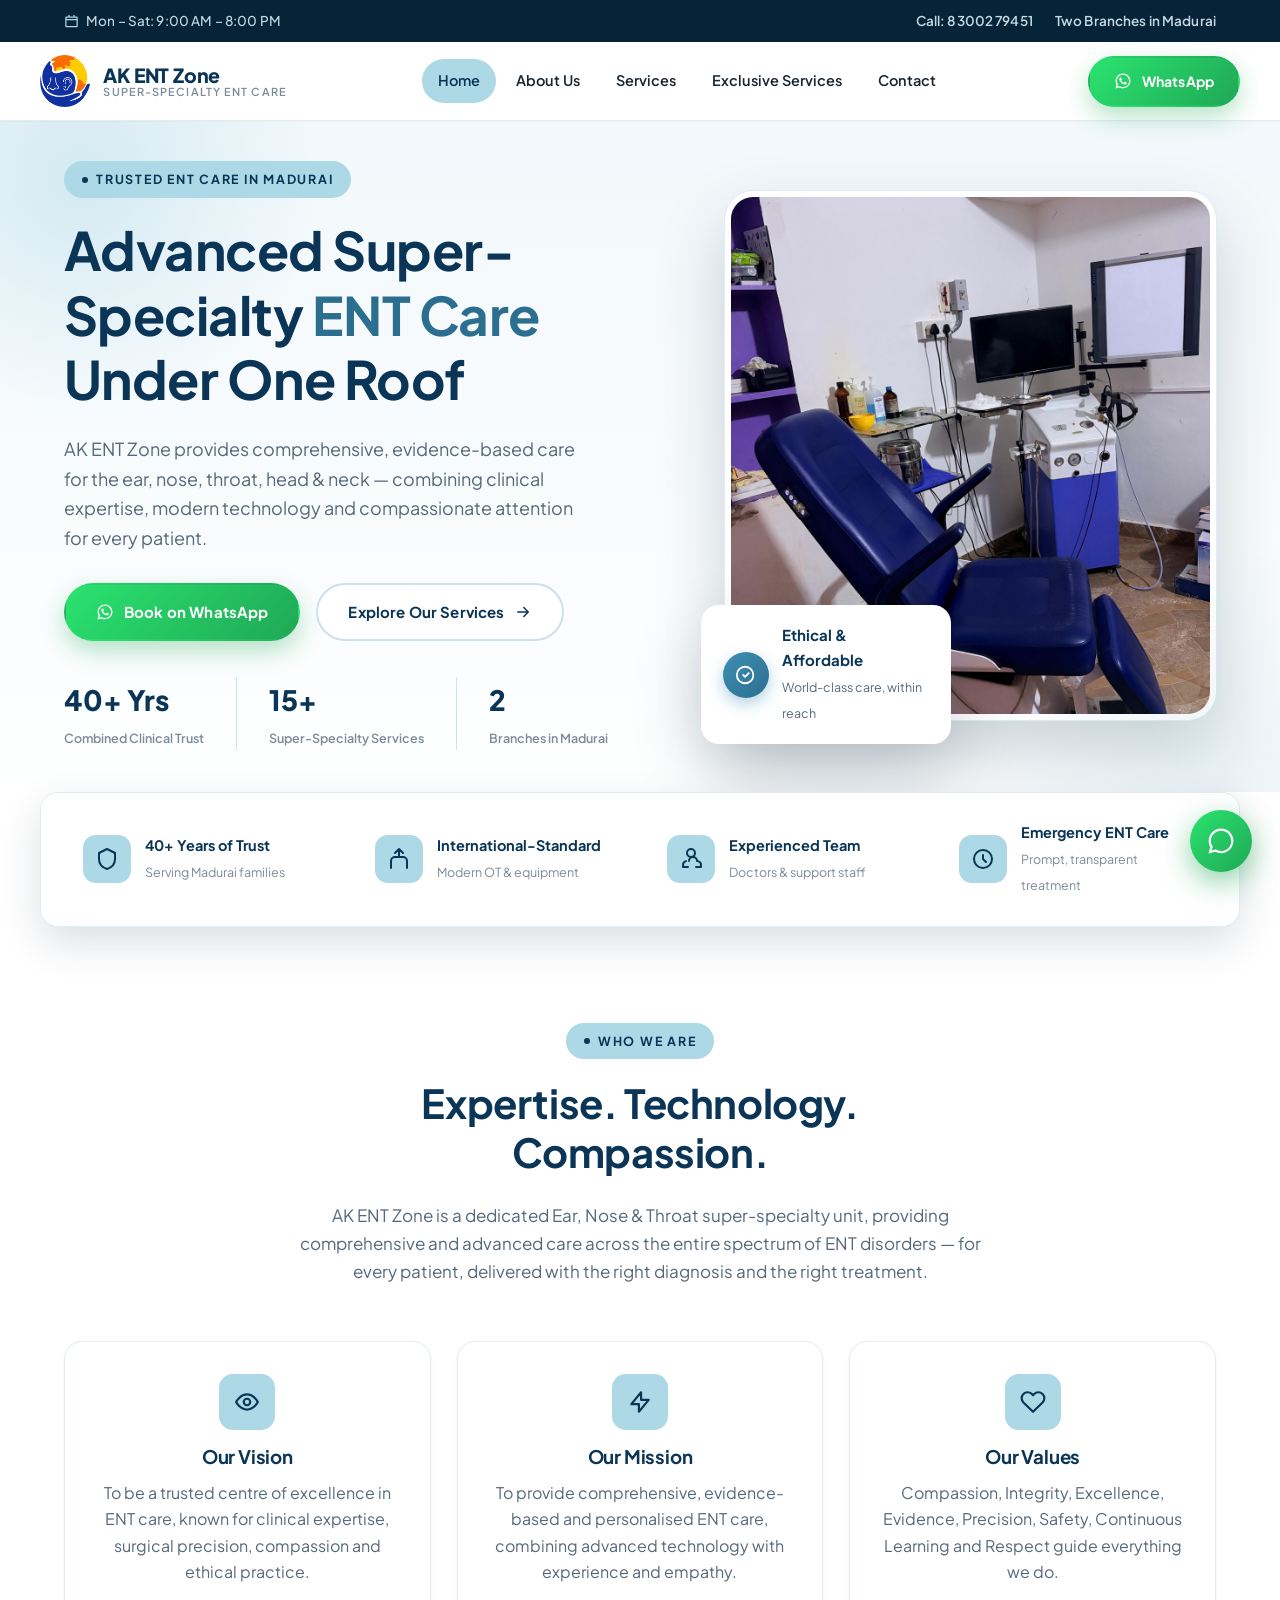
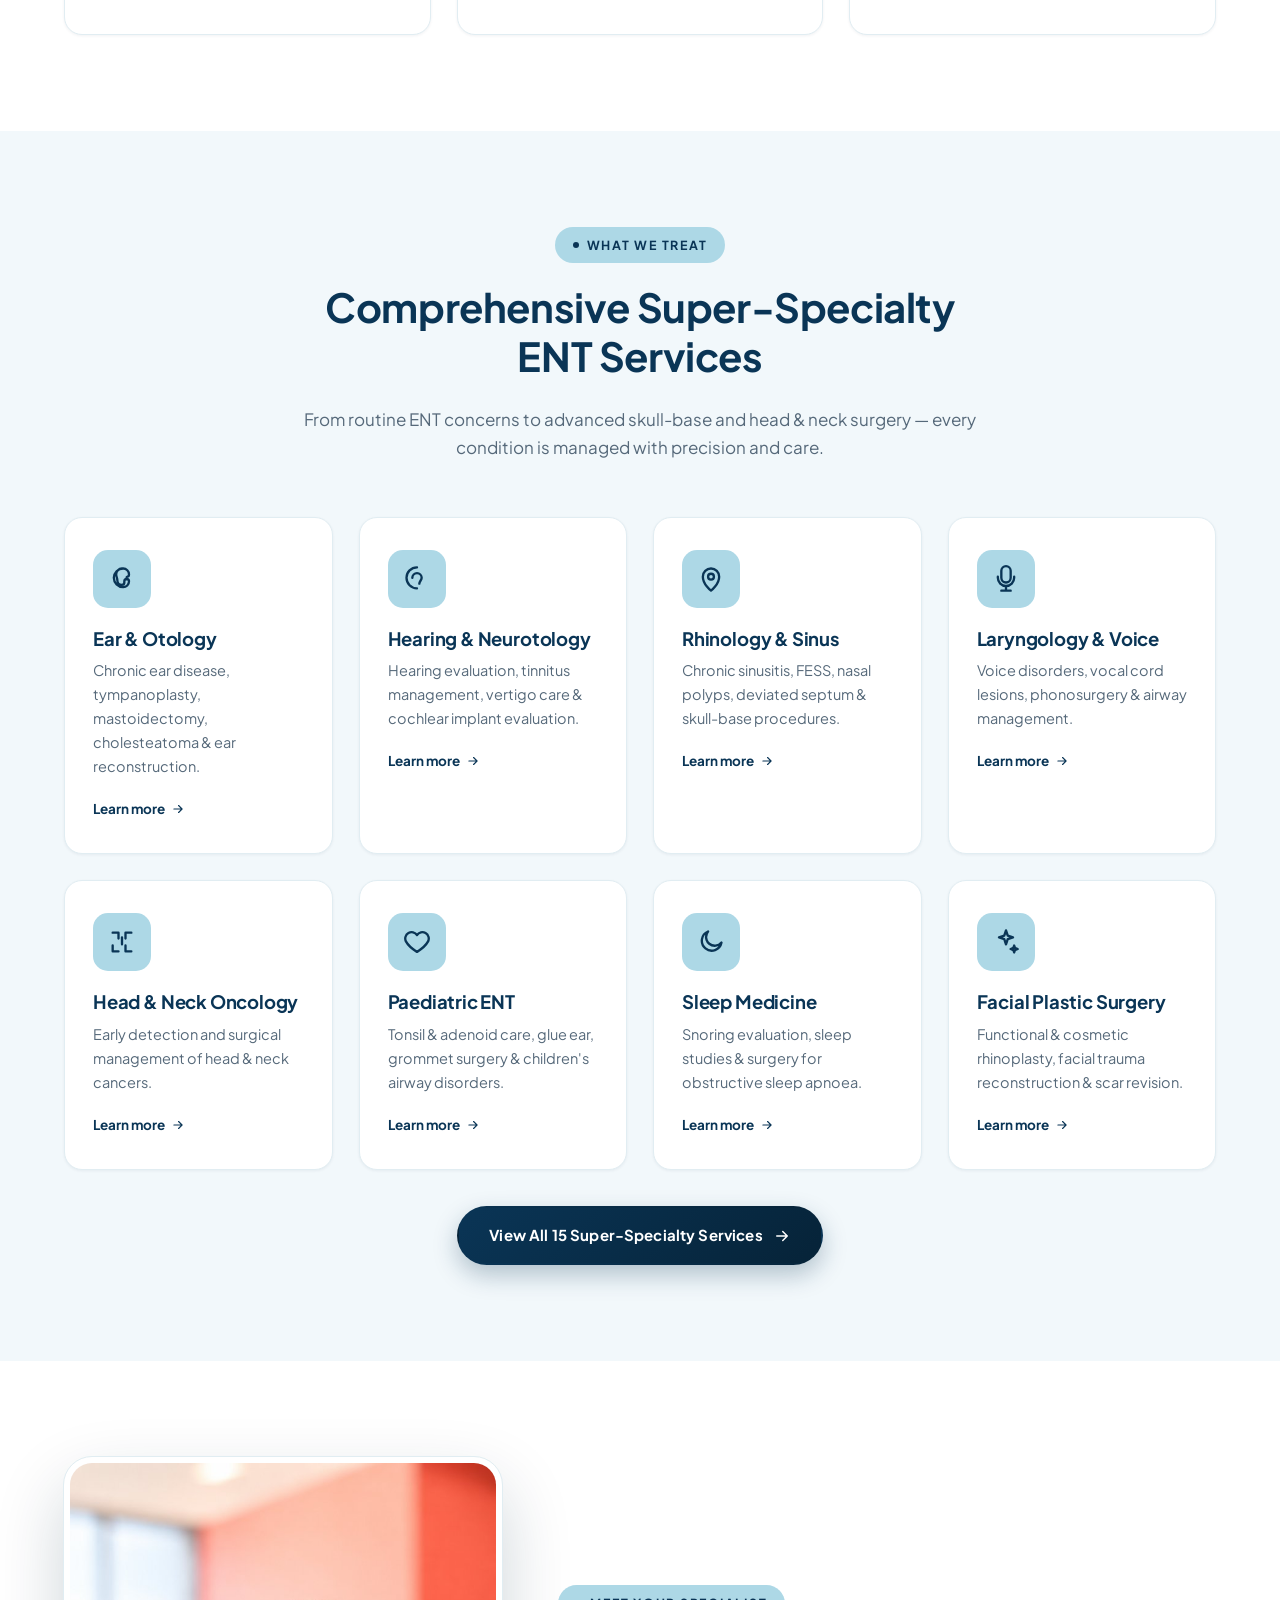
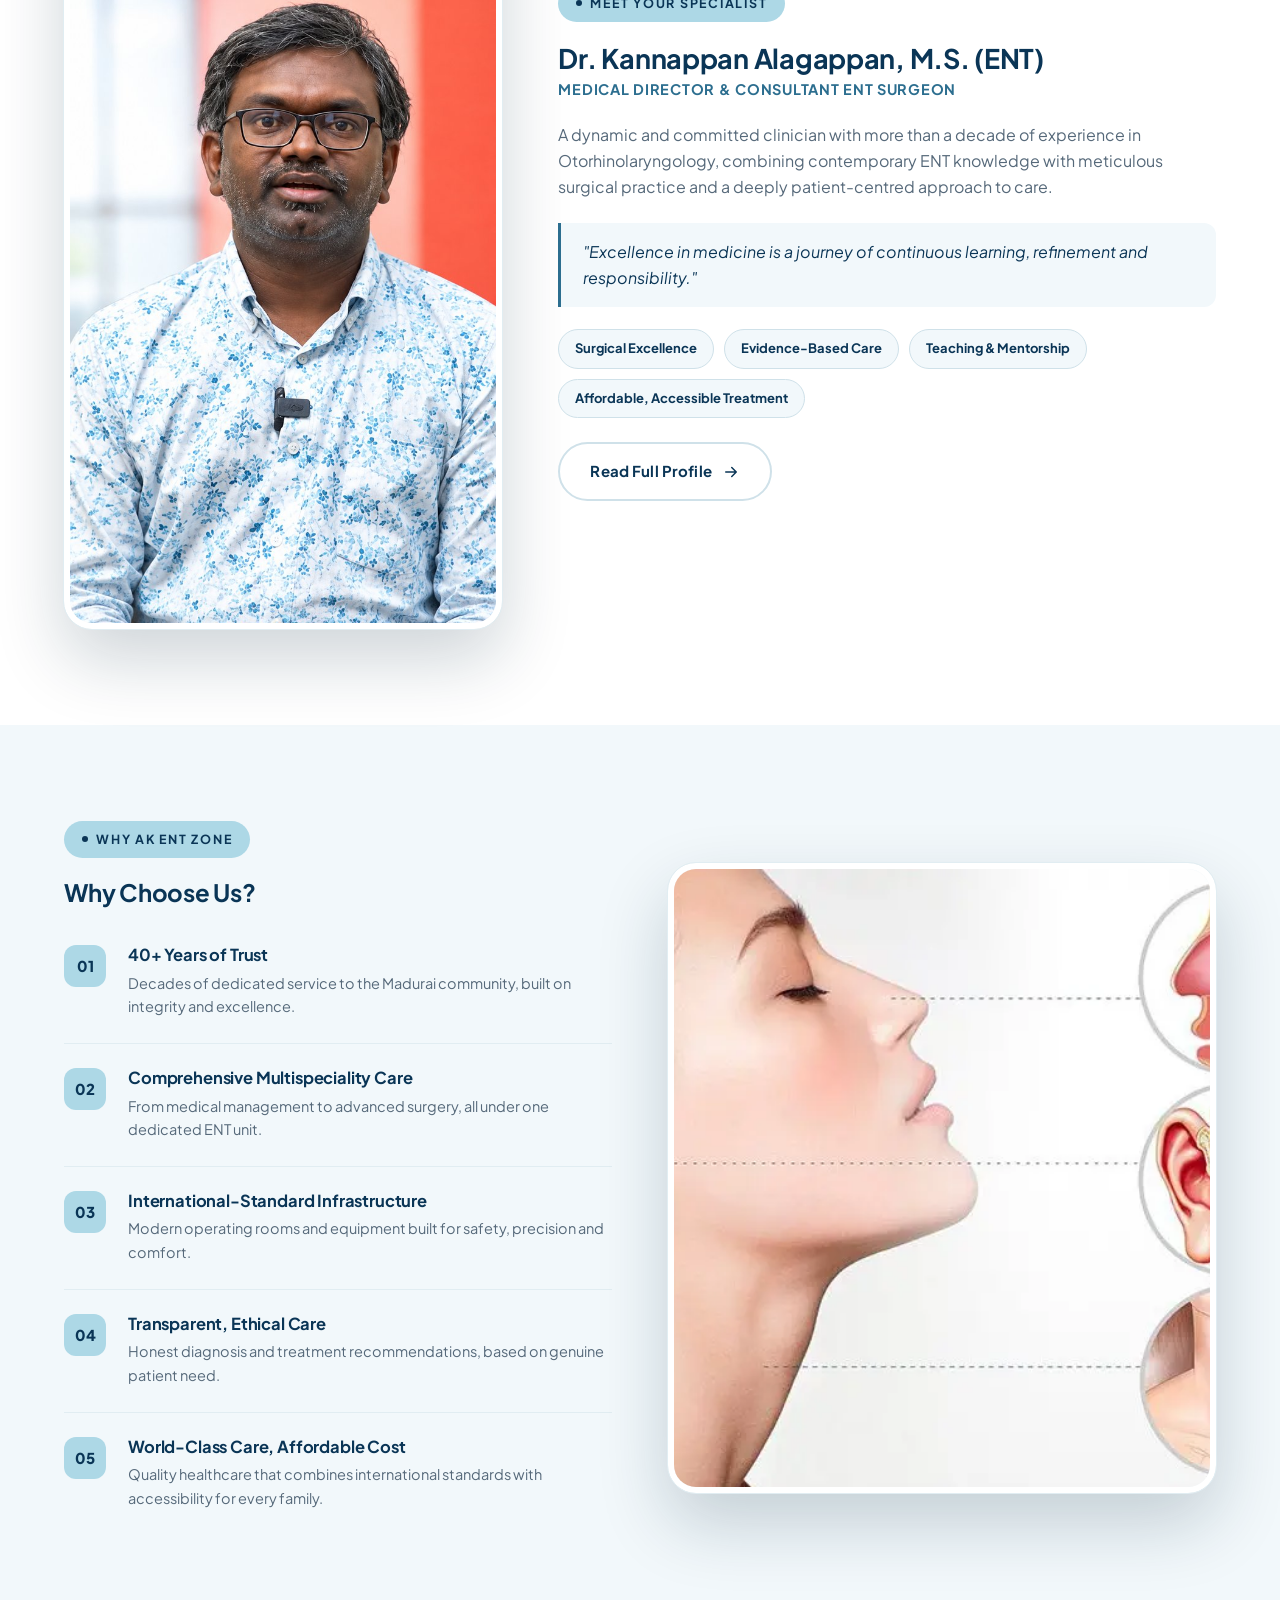
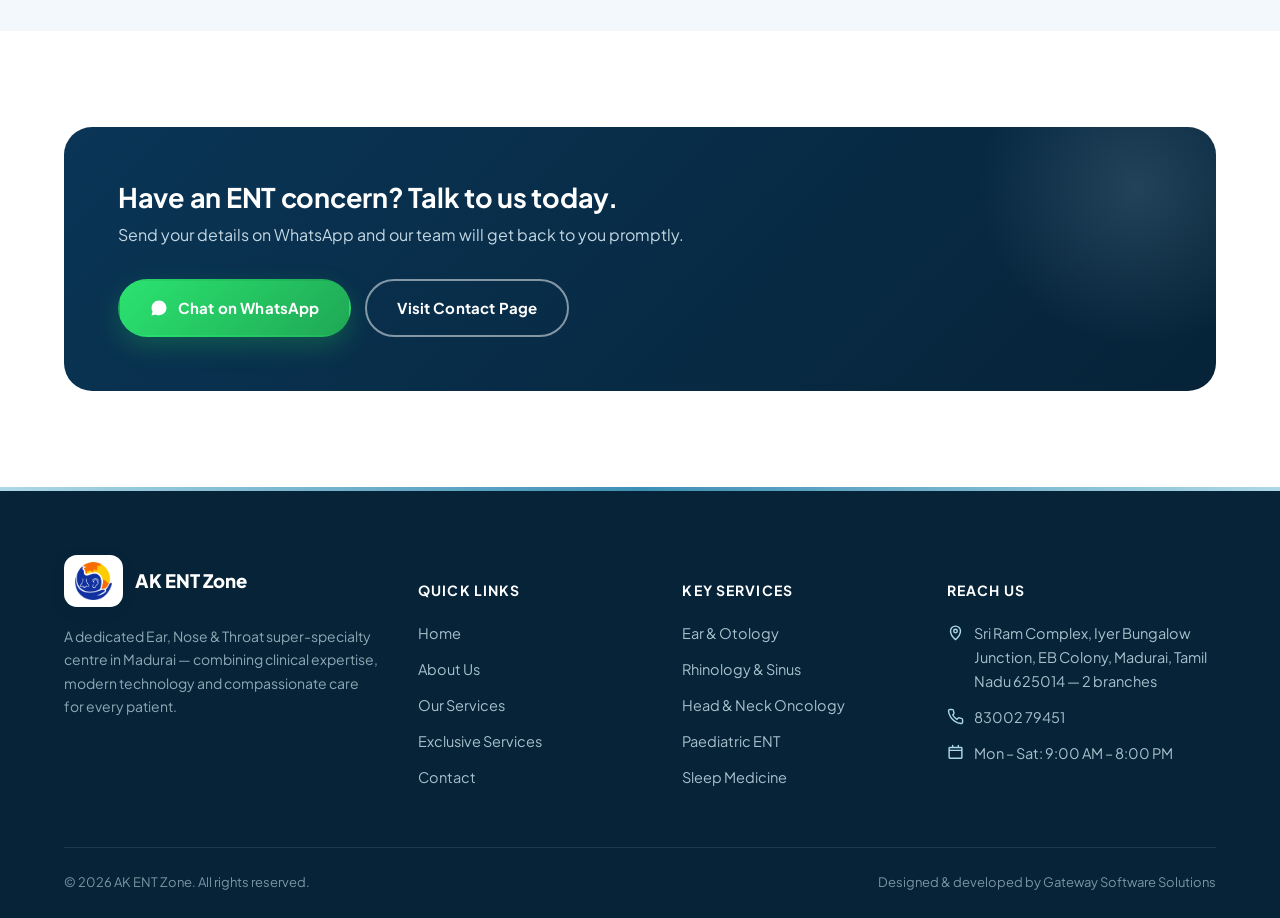
<file: index.html>
<!DOCTYPE html>
<html lang="en">
<head>
<meta charset="UTF-8">
<meta name="viewport" content="width=device-width, initial-scale=1.0">
<title>AK ENT Zone — Advanced Super-Specialty ENT Care in Madurai</title>
<meta name="description" content="AK ENT Zone, Madurai — a dedicated super-specialty ENT centre offering advanced ear, nose, throat, head &amp; neck care led by Dr. Kannappan Alagappan. Book a consultation on WhatsApp.">
<link rel="preconnect" href="https://fonts.googleapis.com">
<link rel="preconnect" href="https://fonts.gstatic.com" crossorigin>
<link href="https://fonts.googleapis.com/css2?family=Plus+Jakarta+Sans:wght@400;500;600;700;800&display=swap" rel="stylesheet">
<link rel="stylesheet" href="css/style.css">
</head>
<body>

<!-- ============ TOP BAR ============ -->
<div class="topbar">
  <div class="container">
    <div class="topbar-item">
      <svg viewBox="0 0 24 24" fill="none" stroke="currentColor" stroke-width="2"><path stroke-linecap="round" stroke-linejoin="round" d="M8 2v3M16 2v3M3.5 9h17M4 5h16a1 1 0 011 1v13a1 1 0 01-1 1H4a1 1 0 01-1-1V6a1 1 0 011-1z"/></svg>
      <span>Mon – Sat: 9:00 AM – 8:00 PM</span>
    </div>
    <div class="topbar-links">
      <a href="tel:+918300279451">Call: 83002 79451</a>
      <a href="contact.html">Two Branches in Madurai</a>
    </div>
  </div>
</div>

<!-- ============ HEADER ============ -->
<header class="site-header">
  <div class="container nav">
    <a href="index.html" class="brand">
      <span class="brand-logo"><img src="images/logo.png" alt="AK ENT Zone logo"></span>
      <span class="brand-text"><strong>AK ENT Zone</strong><span>Super-Specialty ENT Care</span></span>
    </a>
    <nav class="nav-links">
      <a href="index.html" data-page="index.html">Home</a>
      <a href="about.html" data-page="about.html">About Us</a>
      <a href="services.html" data-page="services.html">Services</a>
      <a href="exclusive-services.html" data-page="exclusive-services.html">Exclusive Services</a>
      <a href="contact.html" data-page="contact.html">Contact</a>
    </nav>
    <div class="nav-cta">
      <a class="btn btn-whatsapp" href="https://wa.me/918300279451?text=Hello%20AK%20ENT%20Zone%2C%20I%20would%20like%20to%20book%20a%20consultation." target="_blank" rel="noopener">
        <svg viewBox="0 0 24 24" fill="currentColor"><path d="M12.04 2C6.58 2 2.13 6.45 2.13 11.91c0 1.75.46 3.39 1.26 4.81L2 22l5.42-1.42a9.9 9.9 0 004.62 1.14h.01c5.46 0 9.9-4.45 9.9-9.91C21.95 6.45 17.5 2 12.04 2zm0 18.02h-.01a8.1 8.1 0 01-4.13-1.13l-.3-.18-3.06.8.82-3-.2-.31a8.09 8.09 0 01-1.24-4.29c0-4.48 3.65-8.13 8.14-8.13 2.17 0 4.21.85 5.75 2.39a8.06 8.06 0 012.38 5.75c0 4.48-3.65 8.1-8.15 8.1zm4.46-6.08c-.24-.12-1.44-.71-1.66-.79-.22-.08-.39-.12-.55.12-.16.24-.63.79-.78.95-.14.16-.28.18-.53.06-.24-.12-1.03-.38-1.96-1.21-.72-.65-1.21-1.44-1.35-1.68-.14-.24-.01-.37.11-.49.11-.11.24-.28.36-.42.12-.14.16-.24.24-.4.08-.16.04-.3-.02-.42-.06-.12-.55-1.33-.76-1.82-.2-.48-.4-.42-.55-.42-.14-.01-.3-.01-.46-.01a.9.9 0 00-.65.3c-.22.24-.85.83-.85 2.03s.87 2.35 1 2.51c.12.16 1.71 2.62 4.15 3.67.58.25 1.03.4 1.38.51.58.18 1.11.16 1.53.1.47-.07 1.44-.59 1.64-1.15.2-.57.2-1.05.14-1.15-.06-.1-.22-.16-.46-.28z"/></svg>
        <span>WhatsApp</span>
      </a>
      <button class="nav-toggle" aria-label="Toggle menu"><span></span></button>
    </div>
  </div>
</header>

<!-- ============ HERO ============ -->
<section class="hero">
  <div class="container">
    <div class="hero-copy">
      <span class="eyebrow">Trusted ENT Care in Madurai</span>
      <h1>Advanced Super-Specialty <em>ENT Care</em> Under One Roof</h1>
      <p class="hero-lede">AK ENT Zone provides comprehensive, evidence-based care for the ear, nose, throat, head &amp; neck — combining clinical expertise, modern technology and compassionate attention for every patient.</p>
      <div class="hero-actions">
        <a class="btn btn-whatsapp" href="https://wa.me/918300279451?text=Hello%20AK%20ENT%20Zone%2C%20I%20would%20like%20to%20book%20an%20appointment." target="_blank" rel="noopener">
          <svg viewBox="0 0 24 24" fill="currentColor"><path d="M12.04 2C6.58 2 2.13 6.45 2.13 11.91c0 1.75.46 3.39 1.26 4.81L2 22l5.42-1.42a9.9 9.9 0 004.62 1.14h.01c5.46 0 9.9-4.45 9.9-9.91C21.95 6.45 17.5 2 12.04 2zm0 18.02h-.01a8.1 8.1 0 01-4.13-1.13l-.3-.18-3.06.8.82-3-.2-.31a8.09 8.09 0 01-1.24-4.29c0-4.48 3.65-8.13 8.14-8.13 2.17 0 4.21.85 5.75 2.39a8.06 8.06 0 012.38 5.75c0 4.48-3.65 8.1-8.15 8.1zm4.46-6.08c-.24-.12-1.44-.71-1.66-.79-.22-.08-.39-.12-.55.12-.16.24-.63.79-.78.95-.14.16-.28.18-.53.06-.24-.12-1.03-.38-1.96-1.21-.72-.65-1.21-1.44-1.35-1.68-.14-.24-.01-.37.11-.49.11-.11.24-.28.36-.42.12-.14.16-.24.24-.4.08-.16.04-.3-.02-.42-.06-.12-.55-1.33-.76-1.82-.2-.48-.4-.42-.55-.42-.14-.01-.3-.01-.46-.01a.9.9 0 00-.65.3c-.22.24-.85.83-.85 2.03s.87 2.35 1 2.51c.12.16 1.71 2.62 4.15 3.67.58.25 1.03.4 1.38.51.58.18 1.11.16 1.53.1.47-.07 1.44-.59 1.64-1.15.2-.57.2-1.05.14-1.15-.06-.1-.22-.16-.46-.28z"/></svg>
          <span>Book on WhatsApp</span>
        </a>
        <a class="btn btn-outline-navy" href="services.html">
          <span>Explore Our Services</span>
          <svg viewBox="0 0 24 24" fill="none" stroke="currentColor" stroke-width="2"><path stroke-linecap="round" stroke-linejoin="round" d="M5 12h14M13 6l6 6-6 6"/></svg>
        </a>
      </div>
      <div class="hero-stats">
        <div class="hero-stat"><strong>40+ Yrs</strong><span>Combined Clinical Trust</span></div>
        <div class="hero-stat"><strong>15+</strong><span>Super-Specialty Services</span></div>
        <div class="hero-stat"><strong>2</strong><span>Branches in Madurai</span></div>
      </div>
    </div>
    <div class="hero-media">
      <div class="hero-media-frame">
        <img src="images/hero-consultation.jpg" alt="ENT treatment chair and equipment at AK ENT Zone">
      </div>
      <div class="hero-badge">
        <span class="ico"><svg viewBox="0 0 24 24" fill="none" stroke="currentColor" stroke-width="2"><path stroke-linecap="round" stroke-linejoin="round" d="M9 12l2 2 4-4m5 2a9 9 0 11-18 0 9 9 0 0118 0z"/></svg></span>
        <div><strong>Ethical &amp; Affordable</strong><span>World-class care, within reach</span></div>
      </div>
    </div>
  </div>
</section>

<!-- ============ TRUST STRIP ============ -->
<section class="trust-strip">
  <div class="container trust-grid">
    <div class="trust-item">
      <span class="ico"><svg viewBox="0 0 24 24" fill="none" stroke="currentColor" stroke-width="2"><path stroke-linecap="round" stroke-linejoin="round" d="M12 2l8 4v6c0 5-3.5 8.5-8 10-4.5-1.5-8-5-8-10V6l8-4z"/></svg></span>
      <div><strong>40+ Years of Trust</strong><span>Serving Madurai families</span></div>
    </div>
    <div class="trust-item">
      <span class="ico"><svg viewBox="0 0 24 24" fill="none" stroke="currentColor" stroke-width="2"><path stroke-linecap="round" stroke-linejoin="round" d="M4 21v-7a4 4 0 014-4h8a4 4 0 014 4v7M12 3v7m-4-4l4-4 4 4"/></svg></span>
      <div><strong>International-Standard</strong><span>Modern OT &amp; equipment</span></div>
    </div>
    <div class="trust-item">
      <span class="ico"><svg viewBox="0 0 24 24" fill="none" stroke="currentColor" stroke-width="2"><path stroke-linecap="round" stroke-linejoin="round" d="M17 20h5v-2a4 4 0 00-3-3.87M9 20H4v-2a4 4 0 013-3.87m5-4.13a4 4 0 100-8 4 4 0 000 8zm6 4a4 4 0 00-8 0"/></svg></span>
      <div><strong>Experienced Team</strong><span>Doctors &amp; support staff</span></div>
    </div>
    <div class="trust-item">
      <span class="ico"><svg viewBox="0 0 24 24" fill="none" stroke="currentColor" stroke-width="2"><path stroke-linecap="round" stroke-linejoin="round" d="M12 8v4l3 3m6-3a9 9 0 11-18 0 9 9 0 0118 0z"/></svg></span>
      <div><strong>Emergency ENT Care</strong><span>Prompt, transparent treatment</span></div>
    </div>
  </div>
</section>

<!-- ============ ABOUT SNAPSHOT ============ -->
<section class="section">
  <div class="container">
    <div class="section-head">
      <span class="eyebrow">Who We Are</span>
      <h2>Expertise. Technology. Compassion.</h2>
      <p>AK ENT Zone is a dedicated Ear, Nose &amp; Throat super-specialty unit, providing comprehensive and advanced care across the entire spectrum of ENT disorders — for every patient, delivered with the right diagnosis and the right treatment.</p>
    </div>
    <div class="grid grid-3">
      <div class="card value-card">
        <span class="ico" style="width:56px;height:56px;border-radius:14px;background:var(--brand-blue);display:flex;align-items:center;justify-content:center;margin:0 auto 16px;">
          <svg viewBox="0 0 24 24" fill="none" stroke="var(--navy)" stroke-width="2" style="width:26px;height:26px;"><path stroke-linecap="round" stroke-linejoin="round" d="M2 12s3.5-7 10-7 10 7 10 7-3.5 7-10 7-10-7-10-7z"/><circle cx="12" cy="12" r="3"/></svg>
        </span>
        <h3>Our Vision</h3>
        <p>To be a trusted centre of excellence in ENT care, known for clinical expertise, surgical precision, compassion and ethical practice.</p>
      </div>
      <div class="card value-card">
        <span class="ico" style="width:56px;height:56px;border-radius:14px;background:var(--brand-blue);display:flex;align-items:center;justify-content:center;margin:0 auto 16px;">
          <svg viewBox="0 0 24 24" fill="none" stroke="var(--navy)" stroke-width="2" style="width:26px;height:26px;"><path stroke-linecap="round" stroke-linejoin="round" d="M13 10V3L4 14h7v7l9-11h-7z"/></svg>
        </span>
        <h3>Our Mission</h3>
        <p>To provide comprehensive, evidence-based and personalised ENT care, combining advanced technology with experience and empathy.</p>
      </div>
      <div class="card value-card">
        <span class="ico" style="width:56px;height:56px;border-radius:14px;background:var(--brand-blue);display:flex;align-items:center;justify-content:center;margin:0 auto 16px;">
          <svg viewBox="0 0 24 24" fill="none" stroke="var(--navy)" stroke-width="2" style="width:26px;height:26px;"><path stroke-linecap="round" stroke-linejoin="round" d="M20.84 4.61a5.5 5.5 0 00-7.78 0L12 5.67l-1.06-1.06a5.5 5.5 0 10-7.78 7.78L12 21l8.84-8.61a5.5 5.5 0 000-7.78z"/></svg>
        </span>
        <h3>Our Values</h3>
        <p>Compassion, Integrity, Excellence, Evidence, Precision, Safety, Continuous Learning and Respect guide everything we do.</p>
      </div>
    </div>
  </div>
</section>

<!-- ============ SERVICES PREVIEW ============ -->
<section class="section section--soft">
  <div class="container">
    <div class="section-head">
      <span class="eyebrow">What We Treat</span>
      <h2>Comprehensive Super-Specialty ENT Services</h2>
      <p>From routine ENT concerns to advanced skull-base and head &amp; neck surgery — every condition is managed with precision and care.</p>
    </div>
    <div class="grid grid-4">
      <div class="card service-card">
        <span class="ico"><svg viewBox="0 0 24 24" fill="none" stroke="var(--navy)" stroke-width="2"><path stroke-linecap="round" stroke-linejoin="round" d="M12 3a5 5 0 00-5 5c0 2 1 3 1 5a4 4 0 004 4 2 2 0 002-2v-1a2 2 0 114 0 5 5 0 01-5 5 8 8 0 01-8-8 8 8 0 018-8 5 5 0 015 5c0 1.5-.5 2-1.5 2S16 13 16 12"/></svg></span>
        <h3>Ear &amp; Otology</h3>
        <p>Chronic ear disease, tympanoplasty, mastoidectomy, cholesteatoma &amp; ear reconstruction.</p>
        <a class="more" href="services.html">Learn more <svg viewBox="0 0 24 24" fill="none" stroke="currentColor" stroke-width="2"><path stroke-linecap="round" stroke-linejoin="round" d="M5 12h14M13 6l6 6-6 6"/></svg></a>
      </div>
      <div class="card service-card">
        <span class="ico"><svg viewBox="0 0 24 24" fill="none" stroke="var(--navy)" stroke-width="2"><path stroke-linecap="round" stroke-linejoin="round" d="M12 2C7 2 3 6 3 11c0 5 4 9 9 9M8 11a4 4 0 118 0c0 2-2 3-2 5"/></svg></span>
        <h3>Hearing &amp; Neurotology</h3>
        <p>Hearing evaluation, tinnitus management, vertigo care &amp; cochlear implant evaluation.</p>
        <a class="more" href="services.html">Learn more <svg viewBox="0 0 24 24" fill="none" stroke="currentColor" stroke-width="2"><path stroke-linecap="round" stroke-linejoin="round" d="M5 12h14M13 6l6 6-6 6"/></svg></a>
      </div>
      <div class="card service-card">
        <span class="ico"><svg viewBox="0 0 24 24" fill="none" stroke="var(--navy)" stroke-width="2"><path stroke-linecap="round" stroke-linejoin="round" d="M12 22s7-5.5 7-12a7 7 0 10-14 0c0 6.5 7 12 7 12z"/><circle cx="12" cy="10" r="2.5"/></svg></span>
        <h3>Rhinology &amp; Sinus</h3>
        <p>Chronic sinusitis, FESS, nasal polyps, deviated septum &amp; skull-base procedures.</p>
        <a class="more" href="services.html">Learn more <svg viewBox="0 0 24 24" fill="none" stroke="currentColor" stroke-width="2"><path stroke-linecap="round" stroke-linejoin="round" d="M5 12h14M13 6l6 6-6 6"/></svg></a>
      </div>
      <div class="card service-card">
        <span class="ico"><svg viewBox="0 0 24 24" fill="none" stroke="var(--navy)" stroke-width="2"><path stroke-linecap="round" stroke-linejoin="round" d="M12 1a4 4 0 00-4 4v6a4 4 0 008 0V5a4 4 0 00-4-4zM19 10v1a7 7 0 01-14 0v-1M12 18v4m-4 0h8"/></svg></span>
        <h3>Laryngology &amp; Voice</h3>
        <p>Voice disorders, vocal cord lesions, phonosurgery &amp; airway management.</p>
        <a class="more" href="services.html">Learn more <svg viewBox="0 0 24 24" fill="none" stroke="currentColor" stroke-width="2"><path stroke-linecap="round" stroke-linejoin="round" d="M5 12h14M13 6l6 6-6 6"/></svg></a>
      </div>
      <div class="card service-card">
        <span class="ico"><svg viewBox="0 0 24 24" fill="none" stroke="var(--navy)" stroke-width="2"><path stroke-linecap="round" stroke-linejoin="round" d="M9 20H4v-5m16 5h-5v-5M4 4h5v5M20 4h-5v5m-3-1v6"/></svg></span>
        <h3>Head &amp; Neck Oncology</h3>
        <p>Early detection and surgical management of head &amp; neck cancers.</p>
        <a class="more" href="services.html">Learn more <svg viewBox="0 0 24 24" fill="none" stroke="currentColor" stroke-width="2"><path stroke-linecap="round" stroke-linejoin="round" d="M5 12h14M13 6l6 6-6 6"/></svg></a>
      </div>
      <div class="card service-card">
        <span class="ico"><svg viewBox="0 0 24 24" fill="none" stroke="var(--navy)" stroke-width="2"><path stroke-linecap="round" stroke-linejoin="round" d="M12 20.5s-7-4.35-9.5-9A5.5 5.5 0 0112 6a5.5 5.5 0 019.5 5.5c-2.5 4.65-9.5 9-9.5 9z"/></svg></span>
        <h3>Paediatric ENT</h3>
        <p>Tonsil &amp; adenoid care, glue ear, grommet surgery &amp; children's airway disorders.</p>
        <a class="more" href="services.html">Learn more <svg viewBox="0 0 24 24" fill="none" stroke="currentColor" stroke-width="2"><path stroke-linecap="round" stroke-linejoin="round" d="M5 12h14M13 6l6 6-6 6"/></svg></a>
      </div>
      <div class="card service-card">
        <span class="ico"><svg viewBox="0 0 24 24" fill="none" stroke="var(--navy)" stroke-width="2"><path stroke-linecap="round" stroke-linejoin="round" d="M21 12.5A8.5 8.5 0 119.5 3a6.5 6.5 0 0011.5 9.5z"/></svg></span>
        <h3>Sleep Medicine</h3>
        <p>Snoring evaluation, sleep studies &amp; surgery for obstructive sleep apnoea.</p>
        <a class="more" href="services.html">Learn more <svg viewBox="0 0 24 24" fill="none" stroke="currentColor" stroke-width="2"><path stroke-linecap="round" stroke-linejoin="round" d="M5 12h14M13 6l6 6-6 6"/></svg></a>
      </div>
      <div class="card service-card">
        <span class="ico"><svg viewBox="0 0 24 24" fill="none" stroke="var(--navy)" stroke-width="2"><path stroke-linecap="round" stroke-linejoin="round" d="M12 2l1.5 4.5L18 8l-4.5 1.5L12 14l-1.5-4.5L6 8l4.5-1.5L12 2z"/><path stroke-linecap="round" stroke-linejoin="round" d="M19 15l.7 2.1L22 18l-2.3.9L19 21l-.7-2.1L16 18l2.3-.9L19 15z"/></svg></span>
        <h3>Facial Plastic Surgery</h3>
        <p>Functional &amp; cosmetic rhinoplasty, facial trauma reconstruction &amp; scar revision.</p>
        <a class="more" href="services.html">Learn more <svg viewBox="0 0 24 24" fill="none" stroke="currentColor" stroke-width="2"><path stroke-linecap="round" stroke-linejoin="round" d="M5 12h14M13 6l6 6-6 6"/></svg></a>
      </div>
    </div>
    <div class="text-center" style="margin-top:36px;">
      <a class="btn btn-primary" href="services.html">
        <span>View All 15 Super-Specialty Services</span>
        <svg viewBox="0 0 24 24" fill="none" stroke="currentColor" stroke-width="2"><path stroke-linecap="round" stroke-linejoin="round" d="M5 12h14M13 6l6 6-6 6"/></svg>
      </a>
    </div>
  </div>
</section>

<!-- ============ MEET THE DOCTOR ============ -->
<section class="section">
  <div class="container">
    <div class="doctor-split">
      <div class="doctor-photo">
        <img src="images/dr-kannappan.jpg" alt="Dr. Kannappan Alagappan, Medical Director, AK ENT Zone">
      </div>
      <div>
        <span class="eyebrow">Meet Your Specialist</span>
        <h2 class="doctor-name">Dr. Kannappan Alagappan, M.S. (ENT)</h2>
        <span class="doctor-role">Medical Director &amp; Consultant ENT Surgeon</span>
        <p>A dynamic and committed clinician with more than a decade of experience in Otorhinolaryngology, combining contemporary ENT knowledge with meticulous surgical practice and a deeply patient-centred approach to care.</p>
        <div class="quote-block">"Excellence in medicine is a journey of continuous learning, refinement and responsibility."</div>
        <div class="doctor-tags">
          <span>Surgical Excellence</span>
          <span>Evidence-Based Care</span>
          <span>Teaching &amp; Mentorship</span>
          <span>Affordable, Accessible Treatment</span>
        </div>
        <a class="btn btn-outline-navy" href="about.html"><span>Read Full Profile</span>
          <svg viewBox="0 0 24 24" fill="none" stroke="currentColor" stroke-width="2"><path stroke-linecap="round" stroke-linejoin="round" d="M5 12h14M13 6l6 6-6 6"/></svg>
        </a>
      </div>
    </div>
  </div>
</section>

<!-- ============ WHY CHOOSE US ============ -->
<section class="section section--soft">
  <div class="container">
    <div class="grid grid-2" style="align-items:center;gap:56px;">
      <div>
        <span class="eyebrow">Why AK ENT Zone</span>
        <h2>Why Choose Us?</h2>
        <div class="reason-row">
          <span class="reason-num">01</span>
          <div><h4>40+ Years of Trust</h4><p>Decades of dedicated service to the Madurai community, built on integrity and excellence.</p></div>
        </div>
        <div class="reason-row">
          <span class="reason-num">02</span>
          <div><h4>Comprehensive Multispeciality Care</h4><p>From medical management to advanced surgery, all under one dedicated ENT unit.</p></div>
        </div>
        <div class="reason-row">
          <span class="reason-num">03</span>
          <div><h4>International-Standard Infrastructure</h4><p>Modern operating rooms and equipment built for safety, precision and comfort.</p></div>
        </div>
        <div class="reason-row">
          <span class="reason-num">04</span>
          <div><h4>Transparent, Ethical Care</h4><p>Honest diagnosis and treatment recommendations, based on genuine patient need.</p></div>
        </div>
        <div class="reason-row">
          <span class="reason-num">05</span>
          <div><h4>World-Class Care, Affordable Cost</h4><p>Quality healthcare that combines international standards with accessibility for every family.</p></div>
        </div>
      </div>
      <div class="hero-media-frame" style="aspect-ratio:4/4.6;">
        <img src="images/about-anatomy.webp" alt="ENT anatomy illustration — ear, nose and throat">
      </div>
    </div>
  </div>
</section>

<!-- ============ CTA BAND ============ -->
<section class="section">
  <div class="container">
    <div class="cta-band">
      <div>
        <h3>Have an ENT concern? Talk to us today.</h3>
        <p>Send your details on WhatsApp and our team will get back to you promptly.</p>
      </div>
      <div class="cta-actions">
        <a class="btn btn-whatsapp" href="https://wa.me/918300279451?text=Hello%20AK%20ENT%20Zone%2C%20I%20would%20like%20to%20book%20an%20appointment." target="_blank" rel="noopener">
          <svg viewBox="0 0 24 24" fill="currentColor"><path d="M12.04 2C6.58 2 2.13 6.45 2.13 11.91c0 1.75.46 3.39 1.26 4.81L2 22l5.42-1.42a9.9 9.9 0 004.62 1.14h.01c5.46 0 9.9-4.45 9.9-9.91C21.95 6.45 17.5 2 12.04 2z"/></svg>
          <span>Chat on WhatsApp</span>
        </a>
        <a class="btn btn-outline" href="contact.html"><span>Visit Contact Page</span></a>
      </div>
    </div>
  </div>
</section>

<!-- ============ FOOTER ============ -->
<footer class="site-footer">
  <div class="container">
    <div class="footer-grid">
      <div class="footer-col">
        <div class="footer-brand">
          <span class="brand-logo"><img src="images/logo.png" alt="AK ENT Zone logo"></span>
          <strong>AK ENT Zone</strong>
        </div>
        <p>A dedicated Ear, Nose &amp; Throat super-specialty centre in Madurai — combining clinical expertise, modern technology and compassionate care for every patient.</p>
      </div>
      <div class="footer-col">
        <h5>Quick Links</h5>
        <ul>
          <li><a href="index.html">Home</a></li>
          <li><a href="about.html">About Us</a></li>
          <li><a href="services.html">Our Services</a></li>
          <li><a href="exclusive-services.html">Exclusive Services</a></li>
          <li><a href="contact.html">Contact</a></li>
        </ul>
      </div>
      <div class="footer-col">
        <h5>Key Services</h5>
        <ul>
          <li><a href="services.html">Ear &amp; Otology</a></li>
          <li><a href="services.html">Rhinology &amp; Sinus</a></li>
          <li><a href="services.html">Head &amp; Neck Oncology</a></li>
          <li><a href="services.html">Paediatric ENT</a></li>
          <li><a href="services.html">Sleep Medicine</a></li>
        </ul>
      </div>
      <div class="footer-col">
        <h5>Reach Us</h5>
        <ul class="footer-contact">
          <li><svg viewBox="0 0 24 24" fill="none" stroke="currentColor" stroke-width="2"><path stroke-linecap="round" stroke-linejoin="round" d="M12 22s7-5.5 7-12a7 7 0 10-14 0c0 6.5 7 12 7 12z"/><circle cx="12" cy="10" r="2.5"/></svg><span>Sri Ram Complex, Iyer Bungalow Junction, EB Colony, Madurai, Tamil Nadu 625014 — 2 branches</span></li>
          <li><svg viewBox="0 0 24 24" fill="none" stroke="currentColor" stroke-width="2"><path stroke-linecap="round" stroke-linejoin="round" d="M22 16.92v3a2 2 0 01-2.18 2 19.79 19.79 0 01-8.63-3.07 19.5 19.5 0 01-6-6 19.79 19.79 0 01-3.07-8.67A2 2 0 014.11 2h3a2 2 0 012 1.72c.12.9.34 1.79.65 2.65a2 2 0 01-.45 2.11L8.09 9.91a16 16 0 006 6l1.43-1.43a2 2 0 012.11-.45c.86.31 1.75.53 2.65.65A2 2 0 0122 16.92z"/></svg><span>83002 79451</span></li>
          <li><svg viewBox="0 0 24 24" fill="none" stroke="currentColor" stroke-width="2"><path stroke-linecap="round" stroke-linejoin="round" d="M8 2v3M16 2v3M3.5 9h17M4 5h16a1 1 0 011 1v13a1 1 0 01-1 1H4a1 1 0 01-1-1V6a1 1 0 011-1z"/></svg><span>Mon – Sat: 9:00 AM – 8:00 PM</span></li>
        </ul>
      </div>
    </div>
    <div class="footer-bottom">
      <span>&copy; <span id="year"></span> AK ENT Zone. All rights reserved.</span>
      <span>Designed &amp; developed by Gateway Software Solutions</span>
    </div>
  </div>
</footer>

<a class="float-whatsapp" href="https://wa.me/918300279451?text=Hello%20AK%20ENT%20Zone%2C%20I%20would%20like%20to%20book%20an%20appointment." target="_blank" rel="noopener" aria-label="Chat on WhatsApp">
  <svg viewBox="0 0 24 24" fill="currentColor"><path d="M12.04 2C6.58 2 2.13 6.45 2.13 11.91c0 1.75.46 3.39 1.26 4.81L2 22l5.42-1.42a9.9 9.9 0 004.62 1.14h.01c5.46 0 9.9-4.45 9.9-9.91C21.95 6.45 17.5 2 12.04 2zm0 18.02h-.01a8.1 8.1 0 01-4.13-1.13l-.3-.18-3.06.8.82-3-.2-.31a8.09 8.09 0 01-1.24-4.29c0-4.48 3.65-8.13 8.14-8.13 2.17 0 4.21.85 5.75 2.39a8.06 8.06 0 012.38 5.75c0 4.48-3.65 8.1-8.15 8.1z"/></svg>
</a>

<script src="js/script.js"></script>
</body>
</html>
                                <!-- FINISH -->
</file>
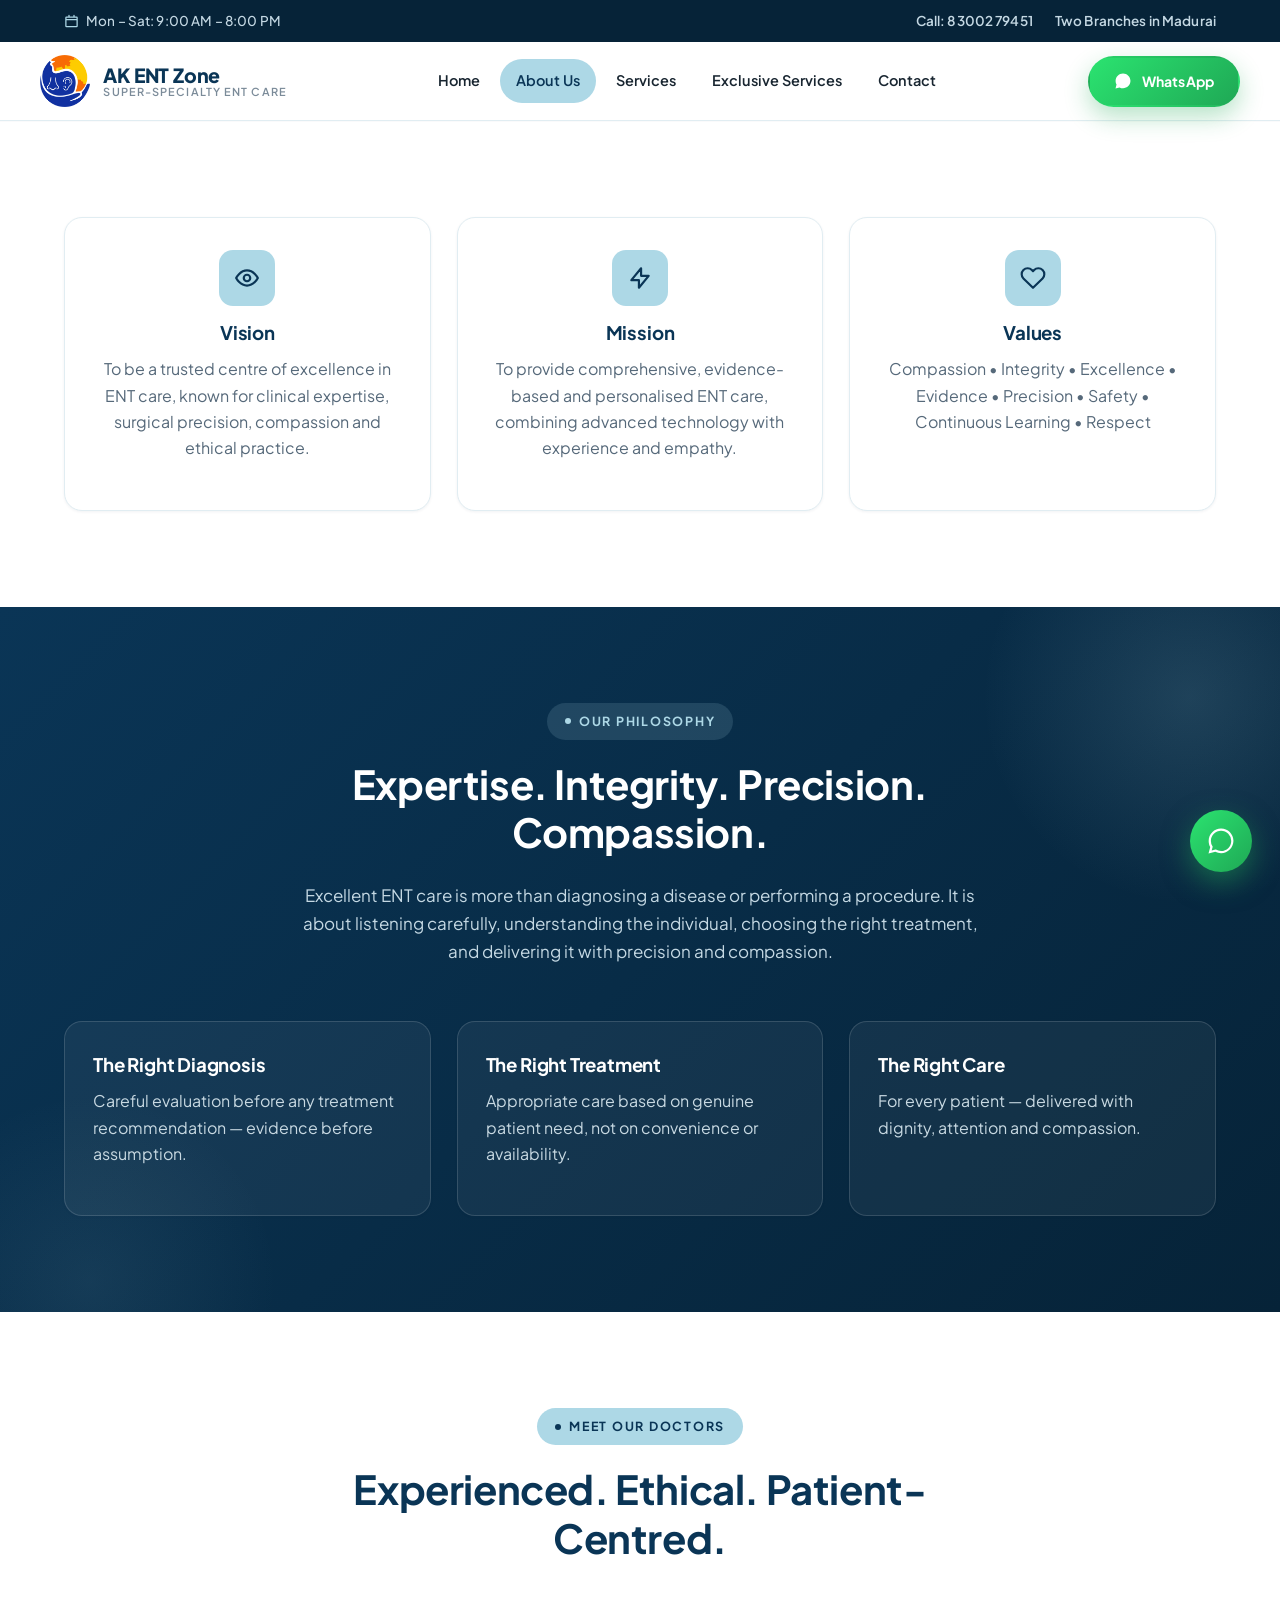
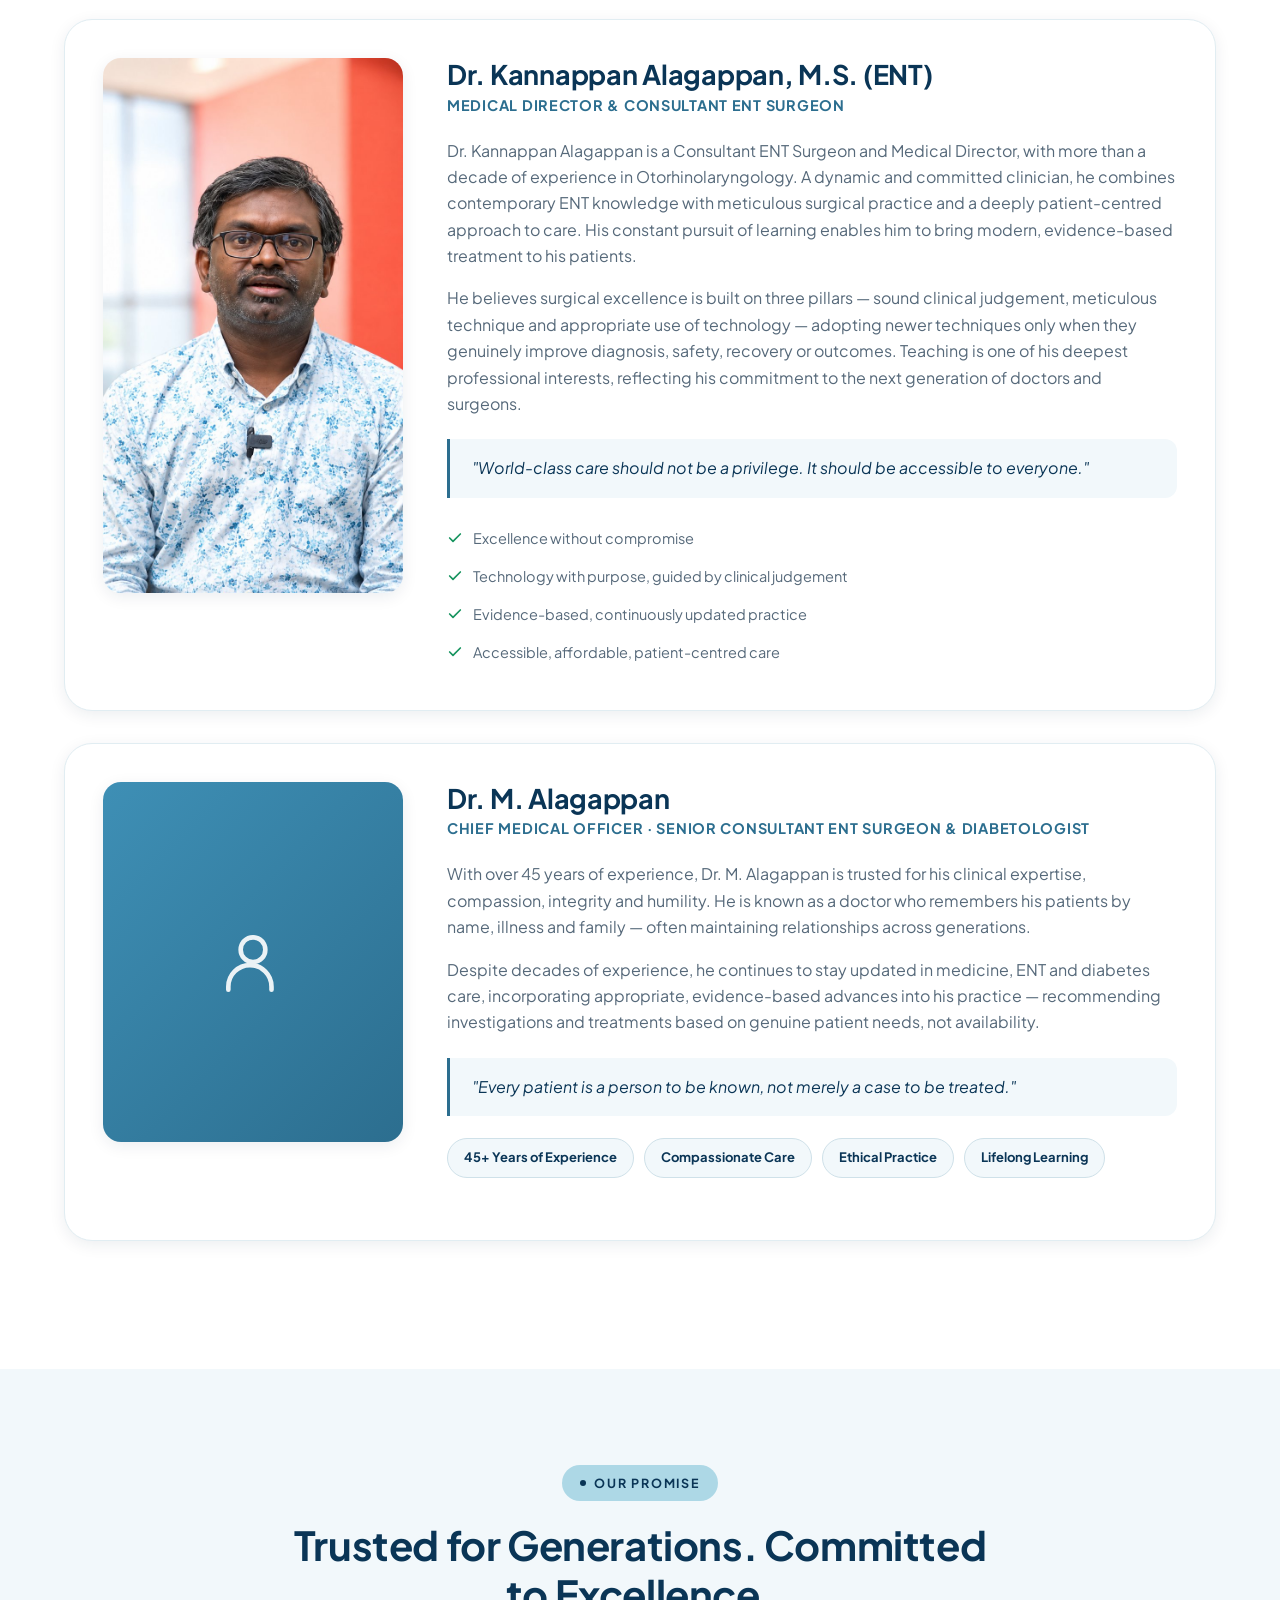
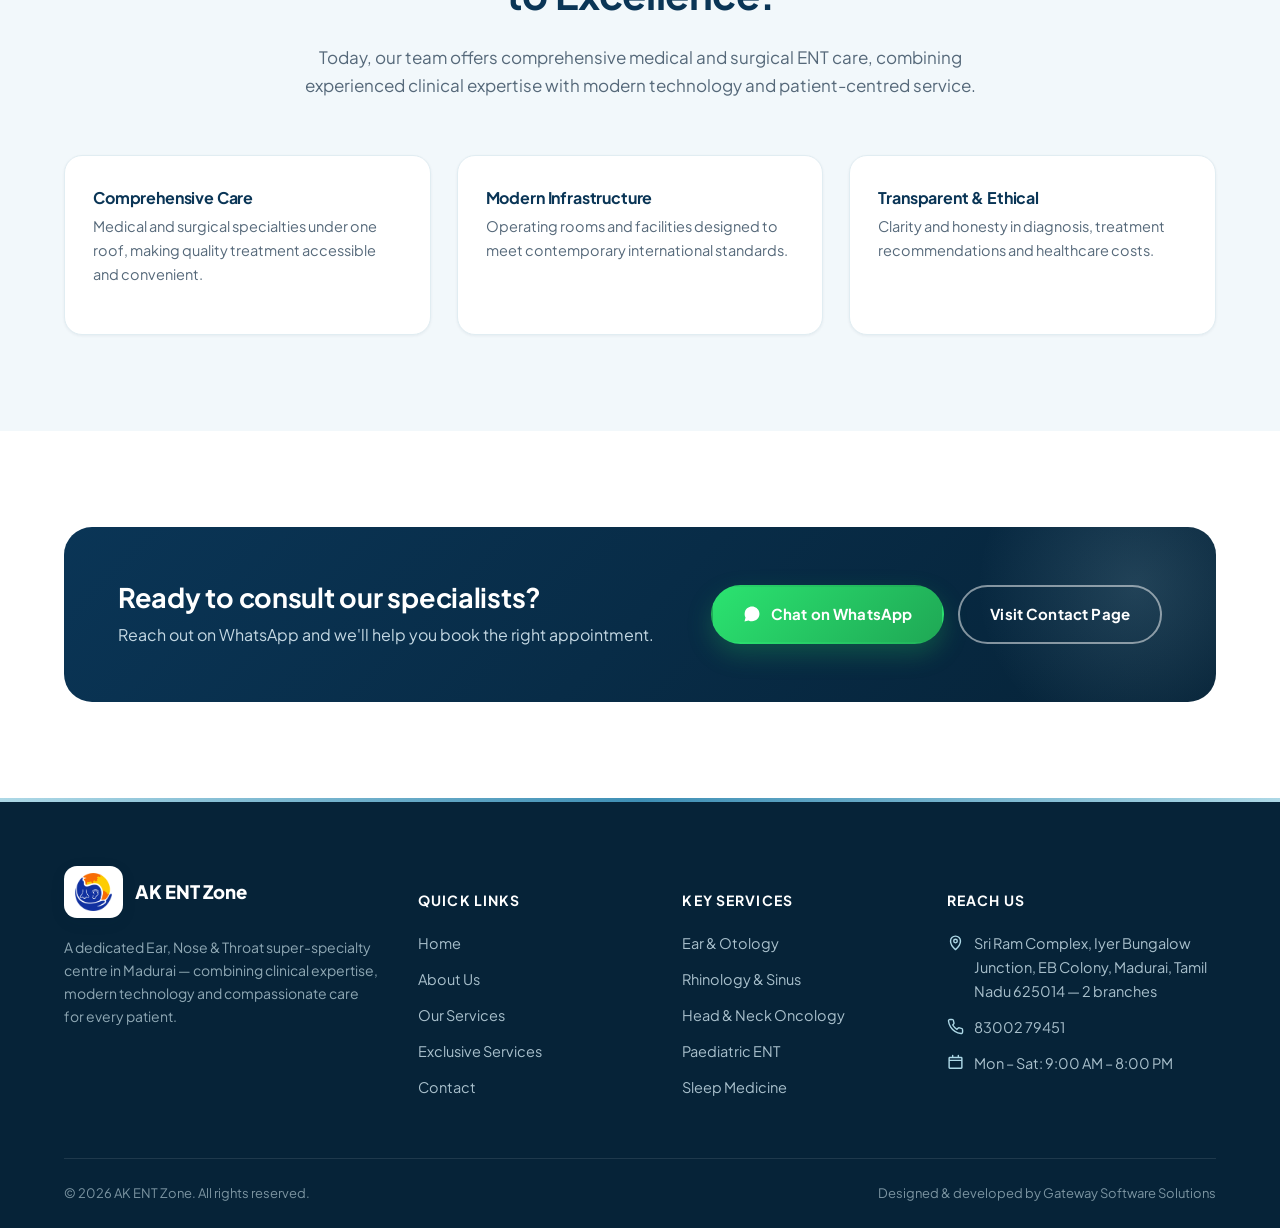
<file: about.html>
<!DOCTYPE html>
<html lang="en">
<head>
<meta charset="UTF-8">
<meta name="viewport" content="width=device-width, initial-scale=1.0">
<title>About Us — AK ENT Zone</title>
<meta name="description" content="Meet the doctors and philosophy behind AK ENT Zone — a super-specialty ENT centre in Madurai built on clinical excellence, ethics and compassionate care.">
<link rel="preconnect" href="https://fonts.googleapis.com">
<link rel="preconnect" href="https://fonts.gstatic.com" crossorigin>
<link href="https://fonts.googleapis.com/css2?family=Plus+Jakarta+Sans:wght@400;500;600;700;800&display=swap" rel="stylesheet">
<link rel="stylesheet" href="css/style.css">
</head>
<body>

<div class="topbar">
  <div class="container">
    <div class="topbar-item">
      <svg viewBox="0 0 24 24" fill="none" stroke="currentColor" stroke-width="2"><path stroke-linecap="round" stroke-linejoin="round" d="M8 2v3M16 2v3M3.5 9h17M4 5h16a1 1 0 011 1v13a1 1 0 01-1 1H4a1 1 0 01-1-1V6a1 1 0 011-1z"/></svg>
      <span>Mon – Sat: 9:00 AM – 8:00 PM</span>
    </div>
    <div class="topbar-links">
      <a href="tel:+918300279451">Call: 83002 79451</a>
      <a href="contact.html">Two Branches in Madurai</a>
    </div>
  </div>
</div>

<header class="site-header">
  <div class="container nav">
    <a href="index.html" class="brand">
      <span class="brand-logo"><img src="images/logo.png" alt="AK ENT Zone logo"></span>
      <span class="brand-text"><strong>AK ENT Zone</strong><span>Super-Specialty ENT Care</span></span>
    </a>
    <nav class="nav-links">
      <a href="index.html" data-page="index.html">Home</a>
      <a href="about.html" data-page="about.html">About Us</a>
      <a href="services.html" data-page="services.html">Services</a>
      <a href="exclusive-services.html" data-page="exclusive-services.html">Exclusive Services</a>
      <a href="contact.html" data-page="contact.html">Contact</a>
    </nav>
    <div class="nav-cta">
      <a class="btn btn-whatsapp" href="https://wa.me/918300279451?text=Hello%20AK%20ENT%20Zone%2C%20I%20would%20like%20to%20book%20a%20consultation." target="_blank" rel="noopener">
        <svg viewBox="0 0 24 24" fill="currentColor"><path d="M12.04 2C6.58 2 2.13 6.45 2.13 11.91c0 1.75.46 3.39 1.26 4.81L2 22l5.42-1.42a9.9 9.9 0 004.62 1.14h.01c5.46 0 9.9-4.45 9.9-9.91C21.95 6.45 17.5 2 12.04 2z"/></svg>
        <span>WhatsApp</span>
      </a>
      <button class="nav-toggle" aria-label="Toggle menu"><span></span></button>
    </div>
  </div>
</header>

<!-- VISION / MISSION / VALUES -->
<section class="section">
  <div class="container">
    <div class="grid grid-3">
      <div class="card value-card">
        <span class="ico" style="width:56px;height:56px;border-radius:14px;background:var(--brand-blue);display:flex;align-items:center;justify-content:center;margin:0 auto 16px;">
          <svg viewBox="0 0 24 24" fill="none" stroke="var(--navy)" stroke-width="2" style="width:26px;height:26px;"><path stroke-linecap="round" stroke-linejoin="round" d="M2 12s3.5-7 10-7 10 7 10 7-3.5 7-10 7-10-7-10-7z"/><circle cx="12" cy="12" r="3"/></svg>
        </span>
        <h3>Vision</h3>
        <p>To be a trusted centre of excellence in ENT care, known for clinical expertise, surgical precision, compassion and ethical practice.</p>
      </div>
      <div class="card value-card">
        <span class="ico" style="width:56px;height:56px;border-radius:14px;background:var(--brand-blue);display:flex;align-items:center;justify-content:center;margin:0 auto 16px;">
          <svg viewBox="0 0 24 24" fill="none" stroke="var(--navy)" stroke-width="2" style="width:26px;height:26px;"><path stroke-linecap="round" stroke-linejoin="round" d="M13 10V3L4 14h7v7l9-11h-7z"/></svg>
        </span>
        <h3>Mission</h3>
        <p>To provide comprehensive, evidence-based and personalised ENT care, combining advanced technology with experience and empathy.</p>
      </div>
      <div class="card value-card">
        <span class="ico" style="width:56px;height:56px;border-radius:14px;background:var(--brand-blue);display:flex;align-items:center;justify-content:center;margin:0 auto 16px;">
          <svg viewBox="0 0 24 24" fill="none" stroke="var(--navy)" stroke-width="2" style="width:26px;height:26px;"><path stroke-linecap="round" stroke-linejoin="round" d="M20.84 4.61a5.5 5.5 0 00-7.78 0L12 5.67l-1.06-1.06a5.5 5.5 0 10-7.78 7.78L12 21l8.84-8.61a5.5 5.5 0 000-7.78z"/></svg>
        </span>
        <h3>Values</h3>
        <p>Compassion &bull; Integrity &bull; Excellence &bull; Evidence &bull; Precision &bull; Safety &bull; Continuous Learning &bull; Respect</p>
      </div>
    </div>
  </div>
</section>

<!-- PHILOSOPHY -->
<section class="section section--navy">
  <div class="container">
    <div class="section-head">
      <span class="eyebrow">Our Philosophy</span>
      <h2>Expertise. Integrity. Precision. Compassion.</h2>
      <p>Excellent ENT care is more than diagnosing a disease or performing a procedure. It is about listening carefully, understanding the individual, choosing the right treatment, and delivering it with precision and compassion.</p>
    </div>
    <div class="grid grid-3">
      <div class="card" style="background:rgba(255,255,255,0.05);border-color:rgba(255,255,255,0.14);">
        <h3 style="color:#fff;">The Right Diagnosis</h3>
        <p style="color:#C8D9E2;">Careful evaluation before any treatment recommendation — evidence before assumption.</p>
      </div>
      <div class="card" style="background:rgba(255,255,255,0.05);border-color:rgba(255,255,255,0.14);">
        <h3 style="color:#fff;">The Right Treatment</h3>
        <p style="color:#C8D9E2;">Appropriate care based on genuine patient need, not on convenience or availability.</p>
      </div>
      <div class="card" style="background:rgba(255,255,255,0.05);border-color:rgba(255,255,255,0.14);">
        <h3 style="color:#fff;">The Right Care</h3>
        <p style="color:#C8D9E2;">For every patient — delivered with dignity, attention and compassion.</p>
      </div>
    </div>
  </div>
</section>

<!-- DOCTORS -->
<section class="section">
  <div class="container">
    <div class="section-head">
      <span class="eyebrow">Meet Our Doctors</span>
      <h2>Experienced. Ethical. Patient-Centred.</h2>
    </div>

    <div class="doctor-profile">
      <div class="photo">
        <img src="images/dr-kannappan.jpg" alt="Dr. Kannappan Alagappan">
      </div>
      <div>
        <h3 class="doctor-name">Dr. Kannappan Alagappan, M.S. (ENT)</h3>
        <span class="doctor-role">Medical Director &amp; Consultant ENT Surgeon</span>
        <p>Dr. Kannappan Alagappan is a Consultant ENT Surgeon and Medical Director, with more than a decade of experience in Otorhinolaryngology. A dynamic and committed clinician, he combines contemporary ENT knowledge with meticulous surgical practice and a deeply patient-centred approach to care. His constant pursuit of learning enables him to bring modern, evidence-based treatment to his patients.</p>
        <p>He believes surgical excellence is built on three pillars — sound clinical judgement, meticulous technique and appropriate use of technology — adopting newer techniques only when they genuinely improve diagnosis, safety, recovery or outcomes. Teaching is one of his deepest professional interests, reflecting his commitment to the next generation of doctors and surgeons.</p>
        <div class="quote-block">"World-class care should not be a privilege. It should be accessible to everyone."</div>
        <ul class="philosophy-list">
          <li><svg viewBox="0 0 24 24" fill="none" stroke="currentColor" stroke-width="2.5"><path stroke-linecap="round" stroke-linejoin="round" d="M20 6L9 17l-5-5"/></svg>Excellence without compromise</li>
          <li><svg viewBox="0 0 24 24" fill="none" stroke="currentColor" stroke-width="2.5"><path stroke-linecap="round" stroke-linejoin="round" d="M20 6L9 17l-5-5"/></svg>Technology with purpose, guided by clinical judgement</li>
          <li><svg viewBox="0 0 24 24" fill="none" stroke="currentColor" stroke-width="2.5"><path stroke-linecap="round" stroke-linejoin="round" d="M20 6L9 17l-5-5"/></svg>Evidence-based, continuously updated practice</li>
          <li><svg viewBox="0 0 24 24" fill="none" stroke="currentColor" stroke-width="2.5"><path stroke-linecap="round" stroke-linejoin="round" d="M20 6L9 17l-5-5"/></svg>Accessible, affordable, patient-centred care</li>
        </ul>
      </div>
    </div>

    <div class="doctor-profile">
      <div class="doctor-photo-placeholder">
        <svg viewBox="0 0 24 24" fill="none" stroke="currentColor" stroke-width="1.5"><circle cx="12" cy="8" r="4"/><path stroke-linecap="round" stroke-linejoin="round" d="M4 21v-1a7 7 0 0114 0v1"/></svg>
      </div>
      <div>
        <h3 class="doctor-name">Dr. M. Alagappan</h3>
        <span class="doctor-role">Chief Medical Officer &middot; Senior Consultant ENT Surgeon &amp; Diabetologist</span>
        <p>With over 45 years of experience, Dr. M. Alagappan is trusted for his clinical expertise, compassion, integrity and humility. He is known as a doctor who remembers his patients by name, illness and family — often maintaining relationships across generations.</p>
        <p>Despite decades of experience, he continues to stay updated in medicine, ENT and diabetes care, incorporating appropriate, evidence-based advances into his practice — recommending investigations and treatments based on genuine patient needs, not availability.</p>
        <div class="quote-block">"Every patient is a person to be known, not merely a case to be treated."</div>
        <div class="doctor-tags">
          <span>45+ Years of Experience</span>
          <span>Compassionate Care</span>
          <span>Ethical Practice</span>
          <span>Lifelong Learning</span>
        </div>
      </div>
    </div>
  </div>
</section>

<!-- WHY CHOOSE -->
<section class="section section--soft">
  <div class="container">
    <div class="section-head">
      <span class="eyebrow">Our Promise</span>
      <h2>Trusted for Generations. Committed to Excellence.</h2>
      <p>Today, our team offers comprehensive medical and surgical ENT care, combining experienced clinical expertise with modern technology and patient-centred service.</p>
    </div>
    <div class="grid grid-3">
      <div class="card">
        <h4 style="color:var(--navy);margin-bottom:8px;">Comprehensive Care</h4>
        <p style="font-size:14.5px;">Medical and surgical specialties under one roof, making quality treatment accessible and convenient.</p>
      </div>
      <div class="card">
        <h4 style="color:var(--navy);margin-bottom:8px;">Modern Infrastructure</h4>
        <p style="font-size:14.5px;">Operating rooms and facilities designed to meet contemporary international standards.</p>
      </div>
      <div class="card">
        <h4 style="color:var(--navy);margin-bottom:8px;">Transparent &amp; Ethical</h4>
        <p style="font-size:14.5px;">Clarity and honesty in diagnosis, treatment recommendations and healthcare costs.</p>
      </div>
    </div>
  </div>
</section>

<section class="section">
  <div class="container">
    <div class="cta-band">
      <div>
        <h3>Ready to consult our specialists?</h3>
        <p>Reach out on WhatsApp and we'll help you book the right appointment.</p>
      </div>
      <div class="cta-actions">
        <a class="btn btn-whatsapp" href="https://wa.me/918300279451?text=Hello%20AK%20ENT%20Zone%2C%20I%20would%20like%20to%20book%20an%20appointment." target="_blank" rel="noopener">
          <svg viewBox="0 0 24 24" fill="currentColor"><path d="M12.04 2C6.58 2 2.13 6.45 2.13 11.91c0 1.75.46 3.39 1.26 4.81L2 22l5.42-1.42a9.9 9.9 0 004.62 1.14h.01c5.46 0 9.9-4.45 9.9-9.91C21.95 6.45 17.5 2 12.04 2z"/></svg>
          <span>Chat on WhatsApp</span>
        </a>
        <a class="btn btn-outline" href="contact.html"><span>Visit Contact Page</span></a>
      </div>
    </div>
  </div>
</section>

<footer class="site-footer">
  <div class="container">
    <div class="footer-grid">
      <div class="footer-col">
        <div class="footer-brand">
          <span class="brand-logo"><img src="images/logo.png" alt="AK ENT Zone logo"></span>
          <strong>AK ENT Zone</strong>
        </div>
        <p>A dedicated Ear, Nose &amp; Throat super-specialty centre in Madurai — combining clinical expertise, modern technology and compassionate care for every patient.</p>
      </div>
      <div class="footer-col">
        <h5>Quick Links</h5>
        <ul>
          <li><a href="index.html">Home</a></li>
          <li><a href="about.html">About Us</a></li>
          <li><a href="services.html">Our Services</a></li>
          <li><a href="exclusive-services.html">Exclusive Services</a></li>
          <li><a href="contact.html">Contact</a></li>
        </ul>
      </div>
      <div class="footer-col">
        <h5>Key Services</h5>
        <ul>
          <li><a href="services.html">Ear &amp; Otology</a></li>
          <li><a href="services.html">Rhinology &amp; Sinus</a></li>
          <li><a href="services.html">Head &amp; Neck Oncology</a></li>
          <li><a href="services.html">Paediatric ENT</a></li>
          <li><a href="services.html">Sleep Medicine</a></li>
        </ul>
      </div>
      <div class="footer-col">
        <h5>Reach Us</h5>
        <ul class="footer-contact">
          <li><svg viewBox="0 0 24 24" fill="none" stroke="currentColor" stroke-width="2"><path stroke-linecap="round" stroke-linejoin="round" d="M12 22s7-5.5 7-12a7 7 0 10-14 0c0 6.5 7 12 7 12z"/><circle cx="12" cy="10" r="2.5"/></svg><span>Sri Ram Complex, Iyer Bungalow Junction, EB Colony, Madurai, Tamil Nadu 625014 — 2 branches</span></li>
          <li><svg viewBox="0 0 24 24" fill="none" stroke="currentColor" stroke-width="2"><path stroke-linecap="round" stroke-linejoin="round" d="M22 16.92v3a2 2 0 01-2.18 2 19.79 19.79 0 01-8.63-3.07 19.5 19.5 0 01-6-6 19.79 19.79 0 01-3.07-8.67A2 2 0 014.11 2h3a2 2 0 012 1.72c.12.9.34 1.79.65 2.65a2 2 0 01-.45 2.11L8.09 9.91a16 16 0 006 6l1.43-1.43a2 2 0 012.11-.45c.86.31 1.75.53 2.65.65A2 2 0 0122 16.92z"/></svg><span>83002 79451</span></li>
          <li><svg viewBox="0 0 24 24" fill="none" stroke="currentColor" stroke-width="2"><path stroke-linecap="round" stroke-linejoin="round" d="M8 2v3M16 2v3M3.5 9h17M4 5h16a1 1 0 011 1v13a1 1 0 01-1 1H4a1 1 0 01-1-1V6a1 1 0 011-1z"/></svg><span>Mon – Sat: 9:00 AM – 8:00 PM</span></li>
        </ul>
      </div>
    </div>
    <div class="footer-bottom">
      <span>&copy; <span id="year"></span> AK ENT Zone. All rights reserved.</span>
      <span>Designed &amp; developed by Gateway Software Solutions</span>
    </div>
  </div>
</footer>

<a class="float-whatsapp" href="https://wa.me/918300279451?text=Hello%20AK%20ENT%20Zone%2C%20I%20would%20like%20to%20book%20an%20appointment." target="_blank" rel="noopener" aria-label="Chat on WhatsApp">
  <svg viewBox="0 0 24 24" fill="currentColor"><path d="M12.04 2C6.58 2 2.13 6.45 2.13 11.91c0 1.75.46 3.39 1.26 4.81L2 22l5.42-1.42a9.9 9.9 0 004.62 1.14h.01c5.46 0 9.9-4.45 9.9-9.91C21.95 6.45 17.5 2 12.04 2zm0 18.02h-.01a8.1 8.1 0 01-4.13-1.13l-.3-.18-3.06.8.82-3-.2-.31a8.09 8.09 0 01-1.24-4.29c0-4.48 3.65-8.13 8.14-8.13 2.17 0 4.21.85 5.75 2.39a8.06 8.06 0 012.38 5.75c0 4.48-3.65 8.1-8.15 8.1z"/></svg>
</a>

<script src="js/script.js"></script>
</body>
</html>
</file>
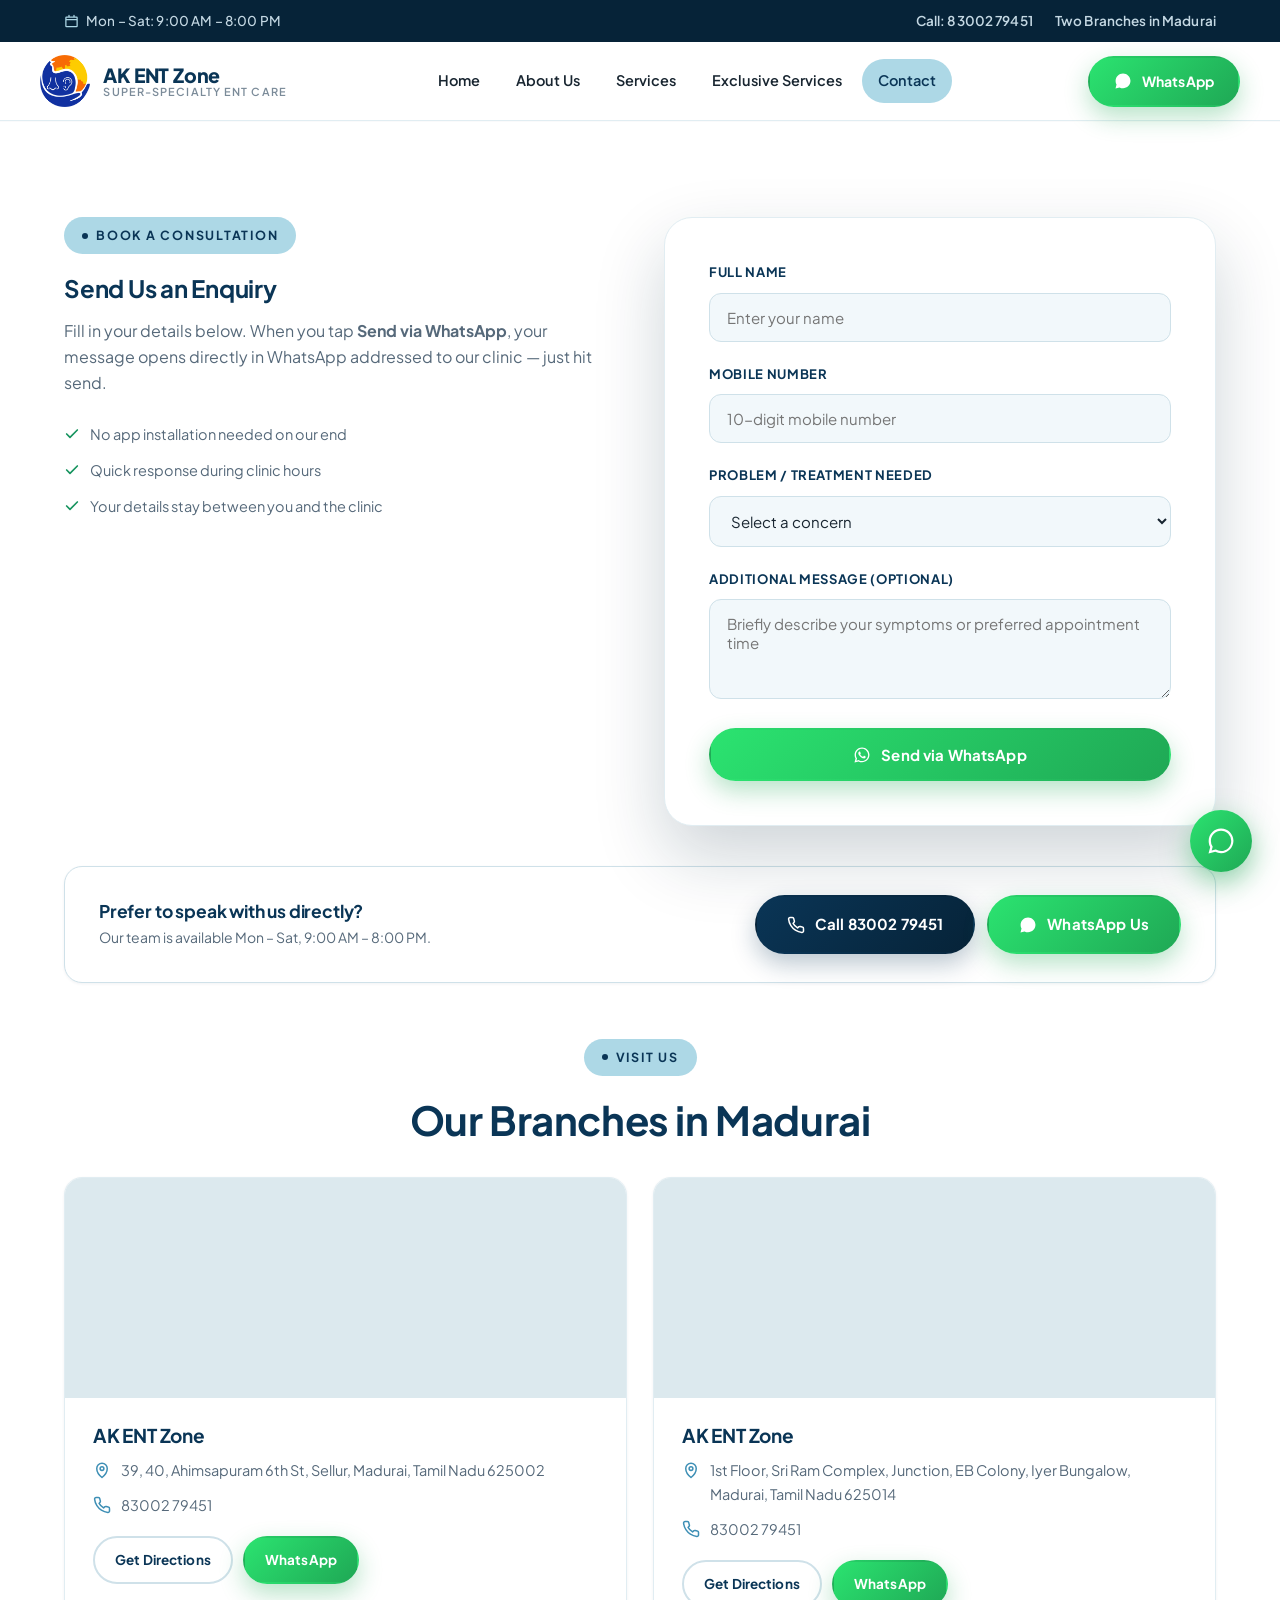
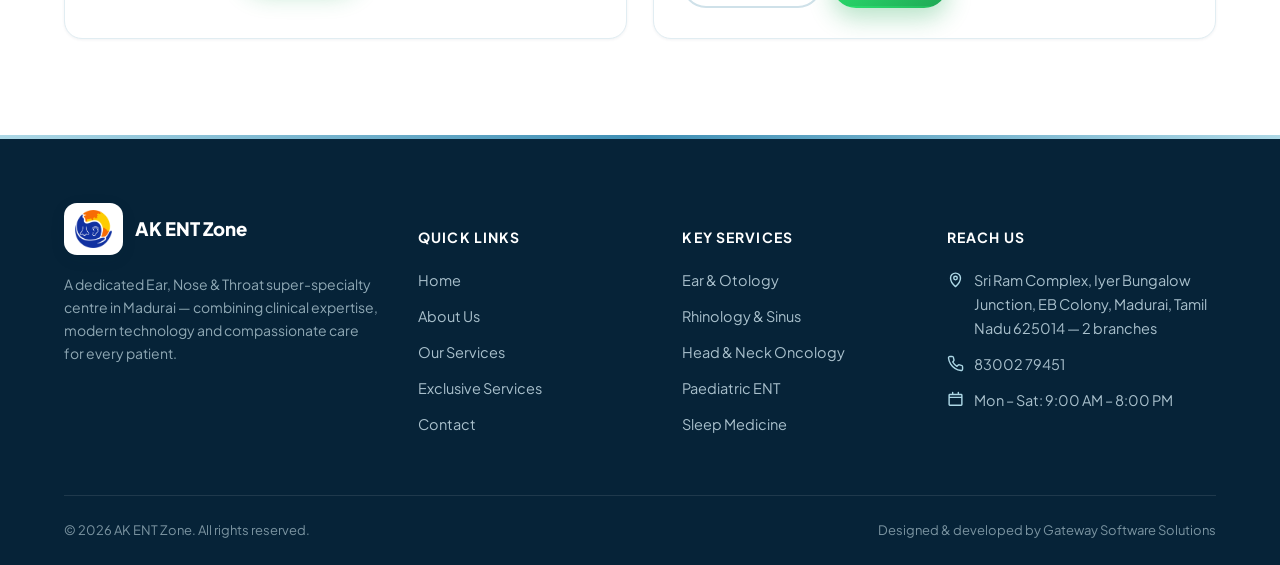
<file: contact.html>
<!DOCTYPE html>
<html lang="en">
<head>
<meta charset="UTF-8">
<meta name="viewport" content="width=device-width, initial-scale=1.0">
<title>Contact Us — AK ENT Zone</title>
<meta name="description" content="Book a consultation at AK ENT Zone, Madurai. Two branches at Sri Ram Complex, Iyer Bungalow Junction. Call 83002 79451 or send an enquiry directly on WhatsApp.">
<link rel="preconnect" href="https://fonts.googleapis.com">
<link rel="preconnect" href="https://fonts.gstatic.com" crossorigin>
<link href="https://fonts.googleapis.com/css2?family=Plus+Jakarta+Sans:wght@400;500;600;700;800&display=swap" rel="stylesheet">
<link rel="stylesheet" href="css/style.css">
</head>
<body>

<div class="topbar">
  <div class="container">
    <div class="topbar-item">
      <svg viewBox="0 0 24 24" fill="none" stroke="currentColor" stroke-width="2"><path stroke-linecap="round" stroke-linejoin="round" d="M8 2v3M16 2v3M3.5 9h17M4 5h16a1 1 0 011 1v13a1 1 0 01-1 1H4a1 1 0 01-1-1V6a1 1 0 011-1z"/></svg>
      <span>Mon – Sat: 9:00 AM – 8:00 PM</span>
    </div>
    <div class="topbar-links">
      <a href="tel:+918300279451">Call: 83002 79451</a>
      <a href="contact.html">Two Branches in Madurai</a>
    </div>
  </div>
</div>

<header class="site-header">
  <div class="container nav">
    <a href="index.html" class="brand">
      <span class="brand-logo"><img src="images/logo.png" alt="AK ENT Zone logo"></span>
      <span class="brand-text"><strong>AK ENT Zone</strong><span>Super-Specialty ENT Care</span></span>
    </a>
    <nav class="nav-links">
      <a href="index.html" data-page="index.html">Home</a>
      <a href="about.html" data-page="about.html">About Us</a>
      <a href="services.html" data-page="services.html">Services</a>
      <a href="exclusive-services.html" data-page="exclusive-services.html">Exclusive Services</a>
      <a href="contact.html" data-page="contact.html">Contact</a>
    </nav>
    <div class="nav-cta">
      <a class="btn btn-whatsapp" href="https://wa.me/918300279451?text=Hello%20AK%20ENT%20Zone%2C%20I%20would%20like%20to%20book%20a%20consultation." target="_blank" rel="noopener">
        <svg viewBox="0 0 24 24" fill="currentColor"><path d="M12.04 2C6.58 2 2.13 6.45 2.13 11.91c0 1.75.46 3.39 1.26 4.81L2 22l5.42-1.42a9.9 9.9 0 004.62 1.14h.01c5.46 0 9.9-4.45 9.9-9.91C21.95 6.45 17.5 2 12.04 2z"/></svg>
        <span>WhatsApp</span>
      </a>
      <button class="nav-toggle" aria-label="Toggle menu"><span></span></button>
    </div>
  </div>
</header>

<section class="section">
  <div class="container">

    <div class="grid grid-2" style="align-items:flex-start;gap:48px;margin-bottom:40px;">
      <div>
        <span class="eyebrow">Book a Consultation</span>
        <h2>Send Us an Enquiry</h2>
        <p>Fill in your details below. When you tap <strong>Send via WhatsApp</strong>, your message opens directly in WhatsApp addressed to our clinic — just hit send.</p>
        <ul class="philosophy-list" style="margin-top:20px;">
          <li style="display:flex;gap:10px;padding:6px 0;color:var(--slate);font-size:14.5px;"><svg viewBox="0 0 24 24" fill="none" stroke="var(--accent-green)" stroke-width="2.5" style="width:16px;height:16px;flex-shrink:0;margin-top:3px;"><path stroke-linecap="round" stroke-linejoin="round" d="M20 6L9 17l-5-5"/></svg>No app installation needed on our end</li>
          <li style="display:flex;gap:10px;padding:6px 0;color:var(--slate);font-size:14.5px;"><svg viewBox="0 0 24 24" fill="none" stroke="var(--accent-green)" stroke-width="2.5" style="width:16px;height:16px;flex-shrink:0;margin-top:3px;"><path stroke-linecap="round" stroke-linejoin="round" d="M20 6L9 17l-5-5"/></svg>Quick response during clinic hours</li>
          <li style="display:flex;gap:10px;padding:6px 0;color:var(--slate);font-size:14.5px;"><svg viewBox="0 0 24 24" fill="none" stroke="var(--accent-green)" stroke-width="2.5" style="width:16px;height:16px;flex-shrink:0;margin-top:3px;"><path stroke-linecap="round" stroke-linejoin="round" d="M20 6L9 17l-5-5"/></svg>Your details stay between you and the clinic</li>
        </ul>
      </div>

      <div class="contact-form-wrap">
        <form id="inquiryForm" novalidate>
          <div class="form-row">
            <label for="fullName">Full Name</label>
            <input type="text" id="fullName" name="fullName" placeholder="Enter your name" autocomplete="name" required>
            <span class="form-error">Please enter your name.</span>
          </div>
          <div class="form-row">
            <label for="mobileNumber">Mobile Number</label>
            <input type="tel" id="mobileNumber" name="mobileNumber" placeholder="10-digit mobile number" autocomplete="tel" inputmode="numeric" required>
            <span class="form-error">Please enter a valid 10-digit mobile number.</span>
          </div>
          <div class="form-row">
            <label for="treatmentType">Problem / Treatment Needed</label>
            <select id="treatmentType" name="treatmentType" required>
              <option value="" selected disabled>Select a concern</option>
              <option>General ENT Consultation</option>
              <option>Ear &amp; Otology (chronic ear disease, mastoid, etc.)</option>
              <option>Hearing &amp; Neurotology (hearing loss, tinnitus, vertigo)</option>
              <option>Rhinology &amp; Sinus (sinusitis, nasal polyps, FESS)</option>
              <option>Skull-Base Surgery</option>
              <option>Head &amp; Neck Oncology</option>
              <option>Laryngology &amp; Voice Disorders</option>
              <option>Paediatric ENT</option>
              <option>Sleep Medicine (snoring, sleep apnoea)</option>
              <option>Head &amp; Neck Reconstructive Surgery</option>
              <option>Facial Plastic &amp; Reconstructive Surgery</option>
              <option>Thyroid &amp; Parathyroid Surgery</option>
              <option>Advanced Airway &amp; Tracheal Services</option>
              <option>Oral &amp; Oropharyngeal Disorders</option>
              <option>Allergy &amp; Rhinology</option>
              <option>ENT Emergency</option>
              <option>Other</option>
            </select>
            <span class="form-error">Please select a concern.</span>
          </div>
          <div class="form-row">
            <label for="extraMessage">Additional Message (optional)</label>
            <textarea id="extraMessage" name="extraMessage" placeholder="Briefly describe your symptoms or preferred appointment time"></textarea>
          </div>
          <button type="submit" class="btn btn-whatsapp btn-block">
            <svg viewBox="0 0 24 24" fill="currentColor"><path d="M12.04 2C6.58 2 2.13 6.45 2.13 11.91c0 1.75.46 3.39 1.26 4.81L2 22l5.42-1.42a9.9 9.9 0 004.62 1.14h.01c5.46 0 9.9-4.45 9.9-9.91C21.95 6.45 17.5 2 12.04 2zm0 18.02h-.01a8.1 8.1 0 01-4.13-1.13l-.3-.18-3.06.8.82-3-.2-.31a8.09 8.09 0 01-1.24-4.29c0-4.48 3.65-8.13 8.14-8.13 2.17 0 4.21.85 5.75 2.39a8.06 8.06 0 012.38 5.75c0 4.48-3.65 8.1-8.15 8.1zm4.46-6.08c-.24-.12-1.44-.71-1.66-.79-.22-.08-.39-.12-.55.12-.16.24-.63.79-.78.95-.14.16-.28.18-.53.06-.24-.12-1.03-.38-1.96-1.21-.72-.65-1.21-1.44-1.35-1.68-.14-.24-.01-.37.11-.49.11-.11.24-.28.36-.42.12-.14.16-.24.24-.4.08-.16.04-.3-.02-.42-.06-.12-.55-1.33-.76-1.82-.2-.48-.4-.42-.55-.42-.14-.01-.3-.01-.46-.01a.9.9 0 00-.65.3c-.22.24-.85.83-.85 2.03s.87 2.35 1 2.51c.12.16 1.71 2.62 4.15 3.67.58.25 1.03.4 1.38.51.58.18 1.11.16 1.53.1.47-.07 1.44-.59 1.64-1.15.2-.57.2-1.05.14-1.15-.06-.1-.22-.16-.46-.28z"/></svg>
            <span>Send via WhatsApp</span>
          </button>
          <div class="form-success" id="formSuccess">
            <svg viewBox="0 0 24 24" fill="none" stroke="currentColor" stroke-width="2"><path stroke-linecap="round" stroke-linejoin="round" d="M9 12l2 2 4-4m5 2a9 9 0 11-18 0 9 9 0 0118 0z"/></svg>
            <span>Opening WhatsApp with your details filled in — just hit send there to reach us.</span>
          </div>
        </form>
      </div>
    </div>

    <div class="quick-call-strip" style="margin-bottom:56px;">
      <div>
        <h4>Prefer to speak with us directly?</h4>
        <p>Our team is available Mon – Sat, 9:00 AM – 8:00 PM.</p>
      </div>
      <div class="quick-call-actions">
        <a class="btn btn-primary" href="tel:+918300279451">
          <svg viewBox="0 0 24 24" fill="none" stroke="currentColor" stroke-width="2"><path stroke-linecap="round" stroke-linejoin="round" d="M22 16.92v3a2 2 0 01-2.18 2 19.79 19.79 0 01-8.63-3.07 19.5 19.5 0 01-6-6 19.79 19.79 0 01-3.07-8.67A2 2 0 014.11 2h3a2 2 0 012 1.72c.12.9.34 1.79.65 2.65a2 2 0 01-.45 2.11L8.09 9.91a16 16 0 006 6l1.43-1.43a2 2 0 012.11-.45c.86.31 1.75.53 2.65.65A2 2 0 0122 16.92z"/></svg>
          <span>Call 83002 79451</span>
        </a>
        <a class="btn btn-whatsapp" href="https://wa.me/918300279451?text=Hello%20AK%20ENT%20Zone%2C%20I%20would%20like%20to%20book%20an%20appointment." target="_blank" rel="noopener">
          <svg viewBox="0 0 24 24" fill="currentColor"><path d="M12.04 2C6.58 2 2.13 6.45 2.13 11.91c0 1.75.46 3.39 1.26 4.81L2 22l5.42-1.42a9.9 9.9 0 004.62 1.14h.01c5.46 0 9.9-4.45 9.9-9.91C21.95 6.45 17.5 2 12.04 2z"/></svg>
          <span>WhatsApp Us</span>
        </a>
      </div>
    </div>

    <div class="section-head" style="margin-bottom:32px;">
      <span class="eyebrow">Visit Us</span>
      <h2>Our Branches in Madurai</h2>
    </div>

    <div class="grid grid-2">
      <div class="branch-card">
        <div class="map">
          <iframe src="https://www.google.com/maps?q=39,+40,+Ahimsapuram+6th+St,+Sellur,+Madurai,+Tamil+Nadu+625002&output=embed" loading="lazy" referrerpolicy="no-referrer-when-downgrade" title="AK ENT Zone – Sellur map"></iframe>
        </div>
        <div class="body">
          <h3>AK ENT Zone</h3>
          <div class="branch-line">
            <svg viewBox="0 0 24 24" fill="none" stroke="currentColor" stroke-width="2"><path stroke-linecap="round" stroke-linejoin="round" d="M12 22s7-5.5 7-12a7 7 0 10-14 0c0 6.5 7 12 7 12z"/><circle cx="12" cy="10" r="2.5"/></svg>
            <span>39, 40, Ahimsapuram 6th St, Sellur, Madurai, Tamil Nadu 625002</span>
          </div>
          <div class="branch-line">
            <svg viewBox="0 0 24 24" fill="none" stroke="currentColor" stroke-width="2"><path stroke-linecap="round" stroke-linejoin="round" d="M22 16.92v3a2 2 0 01-2.18 2 19.79 19.79 0 01-8.63-3.07 19.5 19.5 0 01-6-6 19.79 19.79 0 01-3.07-8.67A2 2 0 014.11 2h3a2 2 0 012 1.72c.12.9.34 1.79.65 2.65a2 2 0 01-.45 2.11L8.09 9.91a16 16 0 006 6l1.43-1.43a2 2 0 012.11-.45c.86.31 1.75.53 2.65.65A2 2 0 0122 16.92z"/></svg>
            <span>83002 79451</span>
          </div>
          <div class="branch-actions">
            <a class="btn btn-outline-navy" href="https://www.google.com/maps/dir/?api=1&destination=39,+40,+Ahimsapuram+6th+St,+Sellur,+Madurai,+Tamil+Nadu+625002" target="_blank" rel="noopener">Get Directions</a>
            <a class="btn btn-whatsapp" href="https://wa.me/918300279451?text=Hello%2C%20I%27d%20like%20to%20visit%20the%20Sellur%20branch." target="_blank" rel="noopener">WhatsApp</a>
          </div>
        </div>
      </div>

      <div class="branch-card">
        <div class="map">
          <iframe src="https://www.google.com/maps?q=Sri+Ram+Complex,+Iyer+Bungalow+Junction,+EB+Colony,+Madurai,+Tamil+Nadu+625014&output=embed" loading="lazy" referrerpolicy="no-referrer-when-downgrade" title="AK ENT Zone – Iyer Bungalow map"></iframe>
        </div>
        <div class="body">
          <h3>AK ENT Zone</h3>
          <div class="branch-line">
            <svg viewBox="0 0 24 24" fill="none" stroke="currentColor" stroke-width="2"><path stroke-linecap="round" stroke-linejoin="round" d="M12 22s7-5.5 7-12a7 7 0 10-14 0c0 6.5 7 12 7 12z"/><circle cx="12" cy="10" r="2.5"/></svg>
            <span>1st Floor, Sri Ram Complex, Junction, EB Colony, Iyer Bungalow, Madurai, Tamil Nadu 625014</span>
          </div>
          <div class="branch-line">
            <svg viewBox="0 0 24 24" fill="none" stroke="currentColor" stroke-width="2"><path stroke-linecap="round" stroke-linejoin="round" d="M22 16.92v3a2 2 0 01-2.18 2 19.79 19.79 0 01-8.63-3.07 19.5 19.5 0 01-6-6 19.79 19.79 0 01-3.07-8.67A2 2 0 014.11 2h3a2 2 0 012 1.72c.12.9.34 1.79.65 2.65a2 2 0 01-.45 2.11L8.09 9.91a16 16 0 006 6l1.43-1.43a2 2 0 012.11-.45c.86.31 1.75.53 2.65.65A2 2 0 0122 16.92z"/></svg>
            <span>83002 79451</span>
          </div>
          <div class="branch-actions">
            <a class="btn btn-outline-navy" href="https://www.google.com/maps/dir/?api=1&destination=Sri+Ram+Complex,+Iyer+Bungalow+Junction,+EB+Colony,+Madurai,+Tamil+Nadu+625014" target="_blank" rel="noopener">Get Directions</a>
            <a class="btn btn-whatsapp" href="https://wa.me/918300279451?text=Hello%2C%20I%27d%20like%20to%20visit%20the%20EB%20Colony%20branch." target="_blank" rel="noopener">WhatsApp</a>
          </div>
        </div>
      </div>
    </div>

  </div>
</section>

<footer class="site-footer">
  <div class="container">
    <div class="footer-grid">
      <div class="footer-col">
        <div class="footer-brand">
          <span class="brand-logo"><img src="images/logo.png" alt="AK ENT Zone logo"></span>
          <strong>AK ENT Zone</strong>
        </div>
        <p>A dedicated Ear, Nose &amp; Throat super-specialty centre in Madurai — combining clinical expertise, modern technology and compassionate care for every patient.</p>
      </div>
      <div class="footer-col">
        <h5>Quick Links</h5>
        <ul>
          <li><a href="index.html">Home</a></li>
          <li><a href="about.html">About Us</a></li>
          <li><a href="services.html">Our Services</a></li>
          <li><a href="exclusive-services.html">Exclusive Services</a></li>
          <li><a href="contact.html">Contact</a></li>
        </ul>
      </div>
      <div class="footer-col">
        <h5>Key Services</h5>
        <ul>
          <li><a href="services.html">Ear &amp; Otology</a></li>
          <li><a href="services.html">Rhinology &amp; Sinus</a></li>
          <li><a href="services.html">Head &amp; Neck Oncology</a></li>
          <li><a href="services.html">Paediatric ENT</a></li>
          <li><a href="services.html">Sleep Medicine</a></li>
        </ul>
      </div>
      <div class="footer-col">
        <h5>Reach Us</h5>
        <ul class="footer-contact">
          <li><svg viewBox="0 0 24 24" fill="none" stroke="currentColor" stroke-width="2"><path stroke-linecap="round" stroke-linejoin="round" d="M12 22s7-5.5 7-12a7 7 0 10-14 0c0 6.5 7 12 7 12z"/><circle cx="12" cy="10" r="2.5"/></svg><span>Sri Ram Complex, Iyer Bungalow Junction, EB Colony, Madurai, Tamil Nadu 625014 — 2 branches</span></li>
          <li><svg viewBox="0 0 24 24" fill="none" stroke="currentColor" stroke-width="2"><path stroke-linecap="round" stroke-linejoin="round" d="M22 16.92v3a2 2 0 01-2.18 2 19.79 19.79 0 01-8.63-3.07 19.5 19.5 0 01-6-6 19.79 19.79 0 01-3.07-8.67A2 2 0 014.11 2h3a2 2 0 012 1.72c.12.9.34 1.79.65 2.65a2 2 0 01-.45 2.11L8.09 9.91a16 16 0 006 6l1.43-1.43a2 2 0 012.11-.45c.86.31 1.75.53 2.65.65A2 2 0 0122 16.92z"/></svg><span>83002 79451</span></li>
          <li><svg viewBox="0 0 24 24" fill="none" stroke="currentColor" stroke-width="2"><path stroke-linecap="round" stroke-linejoin="round" d="M8 2v3M16 2v3M3.5 9h17M4 5h16a1 1 0 011 1v13a1 1 0 01-1 1H4a1 1 0 01-1-1V6a1 1 0 011-1z"/></svg><span>Mon – Sat: 9:00 AM – 8:00 PM</span></li>
        </ul>
      </div>
    </div>
    <div class="footer-bottom">
      <span>&copy; <span id="year"></span> AK ENT Zone. All rights reserved.</span>
      <span>Designed &amp; developed by Gateway Software Solutions</span>
    </div>
  </div>
</footer>

<a class="float-whatsapp" href="https://wa.me/918300279451?text=Hello%20AK%20ENT%20Zone%2C%20I%20would%20like%20to%20book%20an%20appointment." target="_blank" rel="noopener" aria-label="Chat on WhatsApp">
  <svg viewBox="0 0 24 24" fill="currentColor"><path d="M12.04 2C6.58 2 2.13 6.45 2.13 11.91c0 1.75.46 3.39 1.26 4.81L2 22l5.42-1.42a9.9 9.9 0 004.62 1.14h.01c5.46 0 9.9-4.45 9.9-9.91C21.95 6.45 17.5 2 12.04 2zm0 18.02h-.01a8.1 8.1 0 01-4.13-1.13l-.3-.18-3.06.8.82-3-.2-.31a8.09 8.09 0 01-1.24-4.29c0-4.48 3.65-8.13 8.14-8.13 2.17 0 4.21.85 5.75 2.39a8.06 8.06 0 012.38 5.75c0 4.48-3.65 8.1-8.15 8.1z"/></svg>
</a>

<script src="js/script.js"></script>
</body>
</html>
</file>
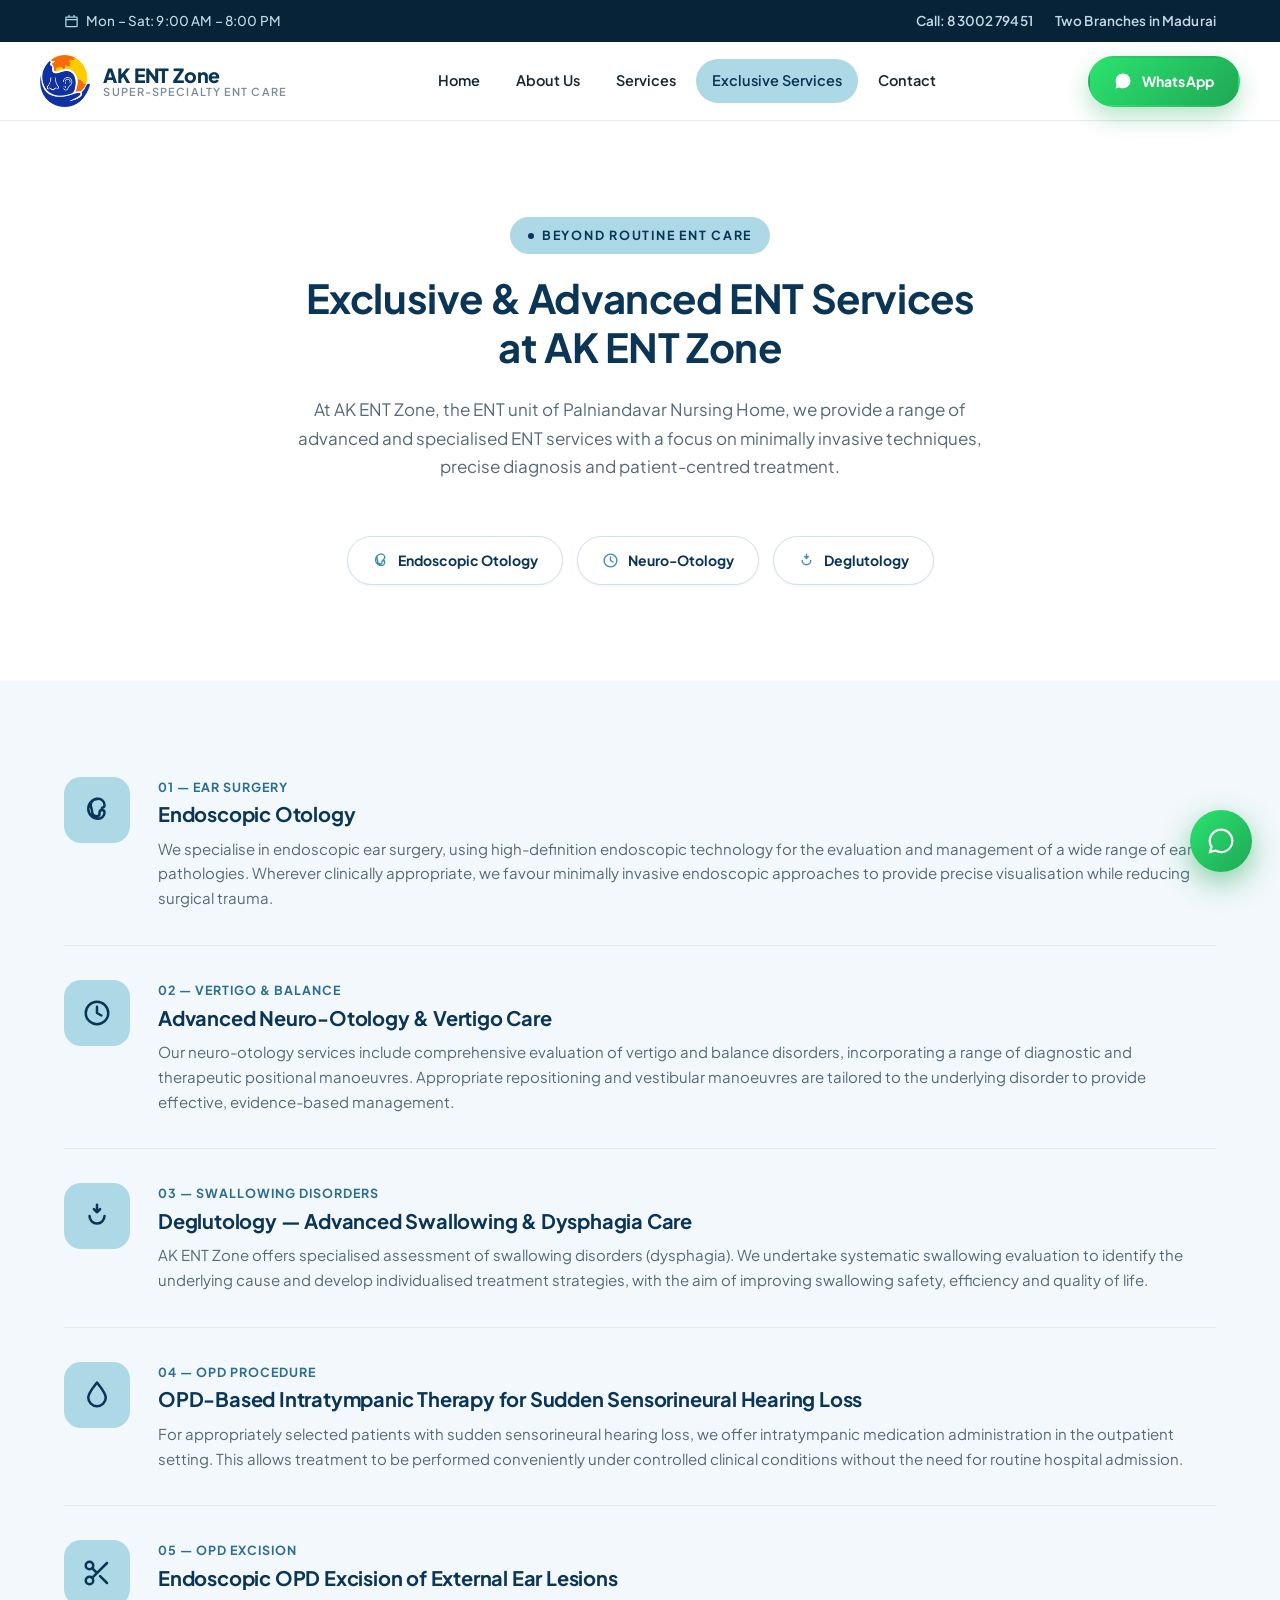
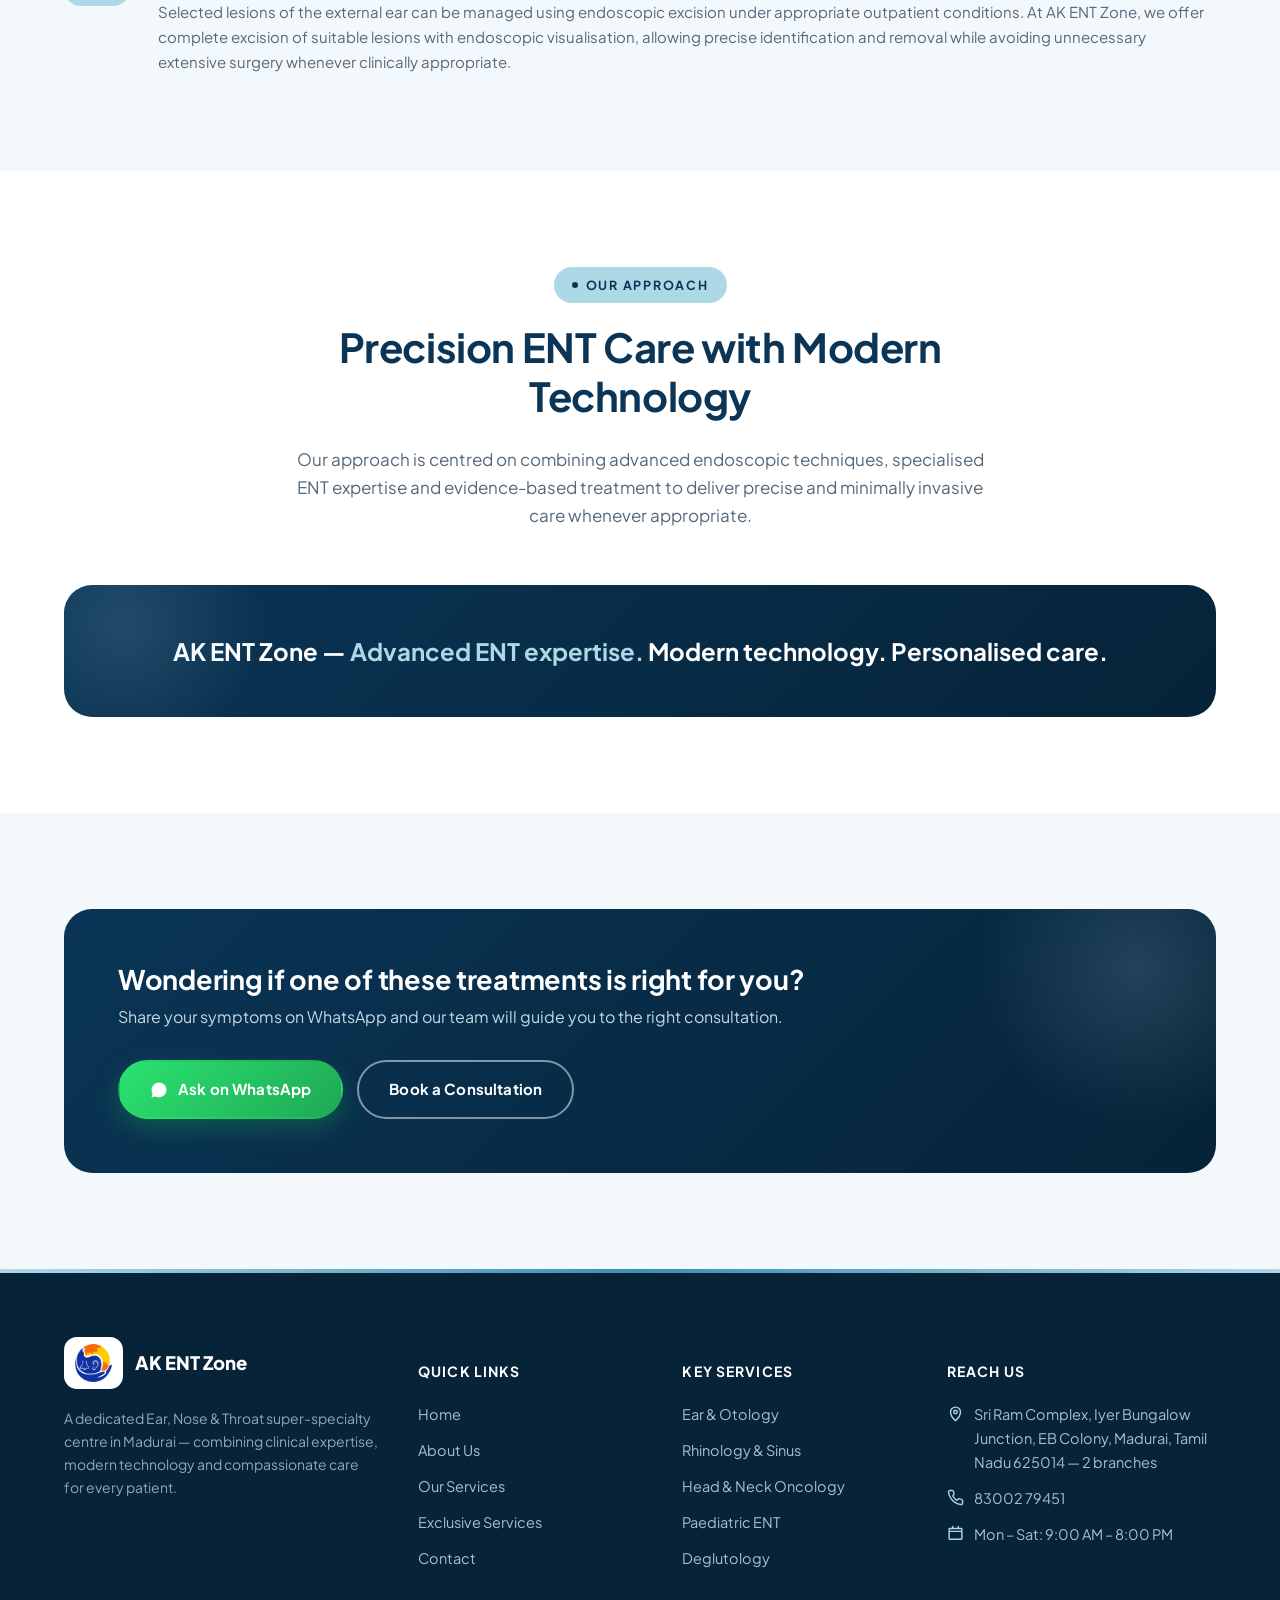
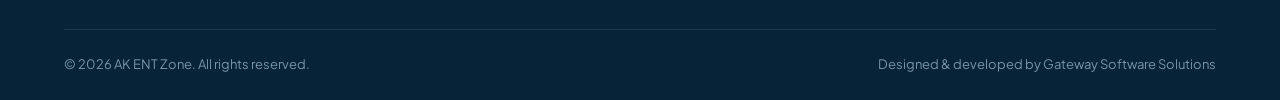
<file: exclusive-services.html>
<!DOCTYPE html>
<html lang="en">
<head>
<meta charset="UTF-8">
<meta name="viewport" content="width=device-width, initial-scale=1.0">
<title>Exclusive ENT Services — AK ENT Zone</title>
<meta name="description" content="Exclusive & advanced ENT services at AK ENT Zone, Madurai — Endoscopic Otology, Neuro-Otology & Vertigo Care, Deglutology, intratympanic therapy and endoscopic OPD excision of ear lesions.">
<link rel="preconnect" href="https://fonts.googleapis.com">
<link rel="preconnect" href="https://fonts.gstatic.com" crossorigin>
<link href="https://fonts.googleapis.com/css2?family=Plus+Jakarta+Sans:wght@400;500;600;700;800&display=swap" rel="stylesheet">
<link rel="stylesheet" href="css/style.css">
</head>
<body>

<div class="topbar">
  <div class="container">
    <div class="topbar-item">
      <svg viewBox="0 0 24 24" fill="none" stroke="currentColor" stroke-width="2"><path stroke-linecap="round" stroke-linejoin="round" d="M8 2v3M16 2v3M3.5 9h17M4 5h16a1 1 0 011 1v13a1 1 0 01-1 1H4a1 1 0 01-1-1V6a1 1 0 011-1z"/></svg>
      <span>Mon – Sat: 9:00 AM – 8:00 PM</span>
    </div>
    <div class="topbar-links">
      <a href="tel:+918300279451">Call: 83002 79451</a>
      <a href="contact.html">Two Branches in Madurai</a>
    </div>
  </div>
</div>

<header class="site-header">
  <div class="container nav">
    <a href="index.html" class="brand">
      <span class="brand-logo"><img src="images/logo.png" alt="AK ENT Zone logo"></span>
      <span class="brand-text"><strong>AK ENT Zone</strong><span>Super-Specialty ENT Care</span></span>
    </a>
    <nav class="nav-links">
      <a href="index.html" data-page="index.html">Home</a>
      <a href="about.html" data-page="about.html">About Us</a>
      <a href="services.html" data-page="services.html">Services</a>
      <a href="exclusive-services.html" data-page="exclusive-services.html">Exclusive Services</a>
      <a href="contact.html" data-page="contact.html">Contact</a>
    </nav>
    <div class="nav-cta">
      <a class="btn btn-whatsapp" href="https://wa.me/918300279451?text=Hello%20AK%20ENT%20Zone%2C%20I%20would%20like%20to%20book%20a%20consultation." target="_blank" rel="noopener">
        <svg viewBox="0 0 24 24" fill="currentColor"><path d="M12.04 2C6.58 2 2.13 6.45 2.13 11.91c0 1.75.46 3.39 1.26 4.81L2 22l5.42-1.42a9.9 9.9 0 004.62 1.14h.01c5.46 0 9.9-4.45 9.9-9.91C21.95 6.45 17.5 2 12.04 2z"/></svg>
        <span>WhatsApp</span>
      </a>
      <button class="nav-toggle" aria-label="Toggle menu"><span></span></button>
    </div>
  </div>
</header>

<!-- INTRO -->
<section class="section">
  <div class="container">
    <div class="section-head">
      <span class="eyebrow">Beyond Routine ENT Care</span>
      <h1 style="font-size:clamp(28px,3.6vw,40px);">Exclusive &amp; Advanced ENT Services at AK ENT Zone</h1>
      <p>At AK ENT Zone, the ENT unit of Palniandavar Nursing Home, we provide a range of advanced and specialised ENT services with a focus on minimally invasive techniques, precise diagnosis and patient-centred treatment.</p>
    </div>

    <div class="excl-chip-row">
      <span class="excl-chip">
        <svg viewBox="0 0 24 24" fill="none" stroke="currentColor" stroke-width="2"><path stroke-linecap="round" stroke-linejoin="round" d="M12 3a5 5 0 00-5 5c0 2 1 3 1 5a4 4 0 004 4 2 2 0 002-2v-1a2 2 0 114 0 5 5 0 01-5 5 8 8 0 01-8-8 8 8 0 018-8 5 5 0 015 5c0 1.5-.5 2-1.5 2S16 13 16 12"/></svg>
        Endoscopic Otology
      </span>
      <span class="excl-chip">
        <svg viewBox="0 0 24 24" fill="none" stroke="currentColor" stroke-width="2"><circle cx="12" cy="12" r="9"/><path stroke-linecap="round" stroke-linejoin="round" d="M12 7v5l3.5 2"/></svg>
        Neuro-Otology
      </span>
      <span class="excl-chip">
        <svg viewBox="0 0 24 24" fill="none" stroke="currentColor" stroke-width="2"><path stroke-linecap="round" stroke-linejoin="round" d="M12 3v6m0 0l-2.5-2.5M12 9l2.5-2.5M6 12a6 6 0 0012 0"/></svg>
        Deglutology
      </span>
    </div>
  </div>
</section>

<!-- FEATURES -->
<section class="section section--soft">
  <div class="container">

    <div class="excl-feature">
      <span class="ico"><svg viewBox="0 0 24 24" fill="none" stroke="var(--navy)" stroke-width="2"><path stroke-linecap="round" stroke-linejoin="round" d="M12 3a5 5 0 00-5 5c0 2 1 3 1 5a4 4 0 004 4 2 2 0 002-2v-1a2 2 0 114 0 5 5 0 01-5 5 8 8 0 01-8-8 8 8 0 018-8 5 5 0 015 5c0 1.5-.5 2-1.5 2S16 13 16 12"/></svg></span>
      <div>
        <span class="excl-feature-num">01 — Ear Surgery</span>
        <h3>Endoscopic Otology</h3>
        <p>We specialise in endoscopic ear surgery, using high-definition endoscopic technology for the evaluation and management of a wide range of ear pathologies. Wherever clinically appropriate, we favour minimally invasive endoscopic approaches to provide precise visualisation while reducing surgical trauma.</p>
      </div>
    </div>

    <div class="excl-feature">
      <span class="ico"><svg viewBox="0 0 24 24" fill="none" stroke="var(--navy)" stroke-width="2"><circle cx="12" cy="12" r="9"/><path stroke-linecap="round" stroke-linejoin="round" d="M12 7v5l3.5 2"/></svg></span>
      <div>
        <span class="excl-feature-num">02 — Vertigo &amp; Balance</span>
        <h3>Advanced Neuro-Otology &amp; Vertigo Care</h3>
        <p>Our neuro-otology services include comprehensive evaluation of vertigo and balance disorders, incorporating a range of diagnostic and therapeutic positional manoeuvres. Appropriate repositioning and vestibular manoeuvres are tailored to the underlying disorder to provide effective, evidence-based management.</p>
      </div>
    </div>

    <div class="excl-feature">
      <span class="ico"><svg viewBox="0 0 24 24" fill="none" stroke="var(--navy)" stroke-width="2"><path stroke-linecap="round" stroke-linejoin="round" d="M12 3v6m0 0l-2.5-2.5M12 9l2.5-2.5M6 12a6 6 0 0012 0"/></svg></span>
      <div>
        <span class="excl-feature-num">03 — Swallowing Disorders</span>
        <h3>Deglutology — Advanced Swallowing &amp; Dysphagia Care</h3>
        <p>AK ENT Zone offers specialised assessment of swallowing disorders (dysphagia). We undertake systematic swallowing evaluation to identify the underlying cause and develop individualised treatment strategies, with the aim of improving swallowing safety, efficiency and quality of life.</p>
      </div>
    </div>

    <div class="excl-feature">
      <span class="ico"><svg viewBox="0 0 24 24" fill="none" stroke="var(--navy)" stroke-width="2"><path stroke-linecap="round" stroke-linejoin="round" d="M12 2c4 5 7 8.5 7 12a7 7 0 11-14 0c0-3.5 3-7 7-12z"/></svg></span>
      <div>
        <span class="excl-feature-num">04 — OPD Procedure</span>
        <h3>OPD-Based Intratympanic Therapy for Sudden Sensorineural Hearing Loss</h3>
        <p>For appropriately selected patients with sudden sensorineural hearing loss, we offer intratympanic medication administration in the outpatient setting. This allows treatment to be performed conveniently under controlled clinical conditions without the need for routine hospital admission.</p>
      </div>
    </div>

    <div class="excl-feature">
      <span class="ico"><svg viewBox="0 0 24 24" fill="none" stroke="var(--navy)" stroke-width="2"><circle cx="6" cy="6" r="3"/><circle cx="6" cy="18" r="3"/><path stroke-linecap="round" stroke-linejoin="round" d="M20 4L8.12 15.88M14.47 14.48L20 20M8.12 8.12L12 12"/></svg></span>
      <div>
        <span class="excl-feature-num">05 — OPD Excision</span>
        <h3>Endoscopic OPD Excision of External Ear Lesions</h3>
        <p>Selected lesions of the external ear can be managed using endoscopic excision under appropriate outpatient conditions. At AK ENT Zone, we offer complete excision of suitable lesions with endoscopic visualisation, allowing precise identification and removal while avoiding unnecessary extensive surgery whenever clinically appropriate.</p>
      </div>
    </div>

  </div>
</section>

<!-- PRECISION CARE -->
<section class="section">
  <div class="container">
    <div class="section-head">
      <span class="eyebrow">Our Approach</span>
      <h2>Precision ENT Care with Modern Technology</h2>
      <p>Our approach is centred on combining advanced endoscopic techniques, specialised ENT expertise and evidence-based treatment to deliver precise and minimally invasive care whenever appropriate.</p>
    </div>

    <div class="excl-tagline">
      AK ENT Zone — <span>Advanced ENT expertise.</span> Modern technology. Personalised care.
    </div>
  </div>
</section>

<!-- CTA -->
<section class="section section--soft">
  <div class="container">
    <div class="cta-band">
      <div>
        <h3>Wondering if one of these treatments is right for you?</h3>
        <p>Share your symptoms on WhatsApp and our team will guide you to the right consultation.</p>
      </div>
      <div class="cta-actions">
        <a class="btn btn-whatsapp" href="https://wa.me/918300279451?text=Hello%20AK%20ENT%20Zone%2C%20I%27d%20like%20to%20know%20more%20about%20your%20exclusive%20ENT%20services." target="_blank" rel="noopener">
          <svg viewBox="0 0 24 24" fill="currentColor"><path d="M12.04 2C6.58 2 2.13 6.45 2.13 11.91c0 1.75.46 3.39 1.26 4.81L2 22l5.42-1.42a9.9 9.9 0 004.62 1.14h.01c5.46 0 9.9-4.45 9.9-9.91C21.95 6.45 17.5 2 12.04 2z"/></svg>
          <span>Ask on WhatsApp</span>
        </a>
        <a class="btn btn-outline" href="contact.html"><span>Book a Consultation</span></a>
      </div>
    </div>
  </div>
</section>

<footer class="site-footer">
  <div class="container">
    <div class="footer-grid">
      <div class="footer-col">
        <div class="footer-brand">
          <span class="brand-logo"><img src="images/logo.png" alt="AK ENT Zone logo"></span>
          <strong>AK ENT Zone</strong>
        </div>
        <p>A dedicated Ear, Nose &amp; Throat super-specialty centre in Madurai — combining clinical expertise, modern technology and compassionate care for every patient.</p>
      </div>
      <div class="footer-col">
        <h5>Quick Links</h5>
        <ul>
          <li><a href="index.html">Home</a></li>
          <li><a href="about.html">About Us</a></li>
          <li><a href="services.html">Our Services</a></li>
          <li><a href="exclusive-services.html">Exclusive Services</a></li>
          <li><a href="contact.html">Contact</a></li>
        </ul>
      </div>
      <div class="footer-col">
        <h5>Key Services</h5>
        <ul>
          <li><a href="services.html">Ear &amp; Otology</a></li>
          <li><a href="services.html">Rhinology &amp; Sinus</a></li>
          <li><a href="services.html">Head &amp; Neck Oncology</a></li>
          <li><a href="services.html">Paediatric ENT</a></li>
          <li><a href="exclusive-services.html">Deglutology</a></li>
        </ul>
      </div>
      <div class="footer-col">
        <h5>Reach Us</h5>
        <ul class="footer-contact">
          <li><svg viewBox="0 0 24 24" fill="none" stroke="currentColor" stroke-width="2"><path stroke-linecap="round" stroke-linejoin="round" d="M12 22s7-5.5 7-12a7 7 0 10-14 0c0 6.5 7 12 7 12z"/><circle cx="12" cy="10" r="2.5"/></svg><span>Sri Ram Complex, Iyer Bungalow Junction, EB Colony, Madurai, Tamil Nadu 625014 — 2 branches</span></li>
          <li><svg viewBox="0 0 24 24" fill="none" stroke="currentColor" stroke-width="2"><path stroke-linecap="round" stroke-linejoin="round" d="M22 16.92v3a2 2 0 01-2.18 2 19.79 19.79 0 01-8.63-3.07 19.5 19.5 0 01-6-6 19.79 19.79 0 01-3.07-8.67A2 2 0 014.11 2h3a2 2 0 012 1.72c.12.9.34 1.79.65 2.65a2 2 0 01-.45 2.11L8.09 9.91a16 16 0 006 6l1.43-1.43a2 2 0 012.11-.45c.86.31 1.75.53 2.65.65A2 2 0 0122 16.92z"/></svg><span>83002 79451</span></li>
          <li><svg viewBox="0 0 24 24" fill="none" stroke="currentColor" stroke-width="2"><path stroke-linecap="round" stroke-linejoin="round" d="M8 2v3M16 2v3M3.5 9h17M4 5h16a1 1 0 011 1v13a1 1 0 01-1 1H4a1 1 0 01-1-1V6a1 1 0 011-1z"/></svg><span>Mon – Sat: 9:00 AM – 8:00 PM</span></li>
        </ul>
      </div>
    </div>
    <div class="footer-bottom">
      <span>&copy; <span id="year"></span> AK ENT Zone. All rights reserved.</span>
      <span>Designed &amp; developed by Gateway Software Solutions</span>
    </div>
  </div>
</footer>

<a class="float-whatsapp" href="https://wa.me/918300279451?text=Hello%20AK%20ENT%20Zone%2C%20I%20would%20like%20to%20book%20an%20appointment." target="_blank" rel="noopener" aria-label="Chat on WhatsApp">
  <svg viewBox="0 0 24 24" fill="currentColor"><path d="M12.04 2C6.58 2 2.13 6.45 2.13 11.91c0 1.75.46 3.39 1.26 4.81L2 22l5.42-1.42a9.9 9.9 0 004.62 1.14h.01c5.46 0 9.9-4.45 9.9-9.91C21.95 6.45 17.5 2 12.04 2zm0 18.02h-.01a8.1 8.1 0 01-4.13-1.13l-.3-.18-3.06.8.82-3-.2-.31a8.09 8.09 0 01-1.24-4.29c0-4.48 3.65-8.13 8.14-8.13 2.17 0 4.21.85 5.75 2.39a8.06 8.06 0 012.38 5.75c0 4.48-3.65 8.1-8.15 8.1z"/></svg>
</a>

<script src="js/script.js"></script>
</body>
</html>
</file>
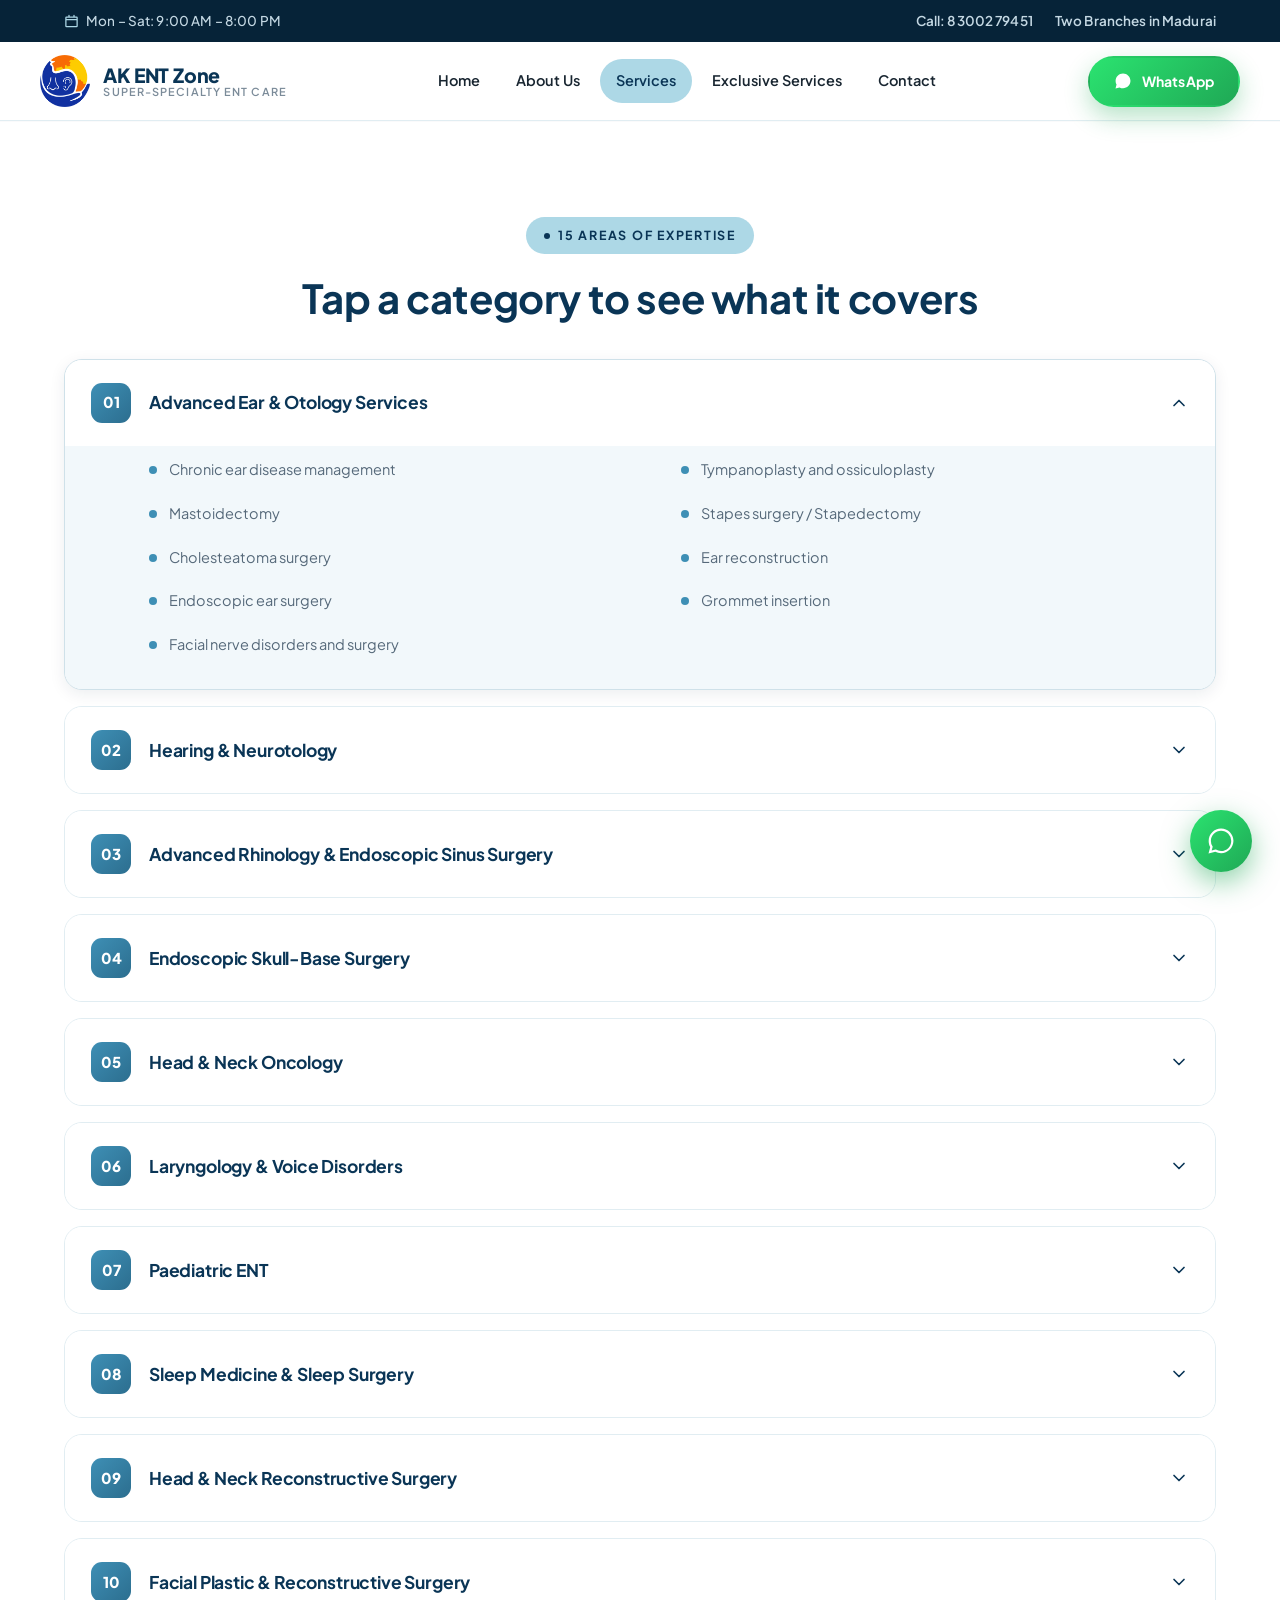
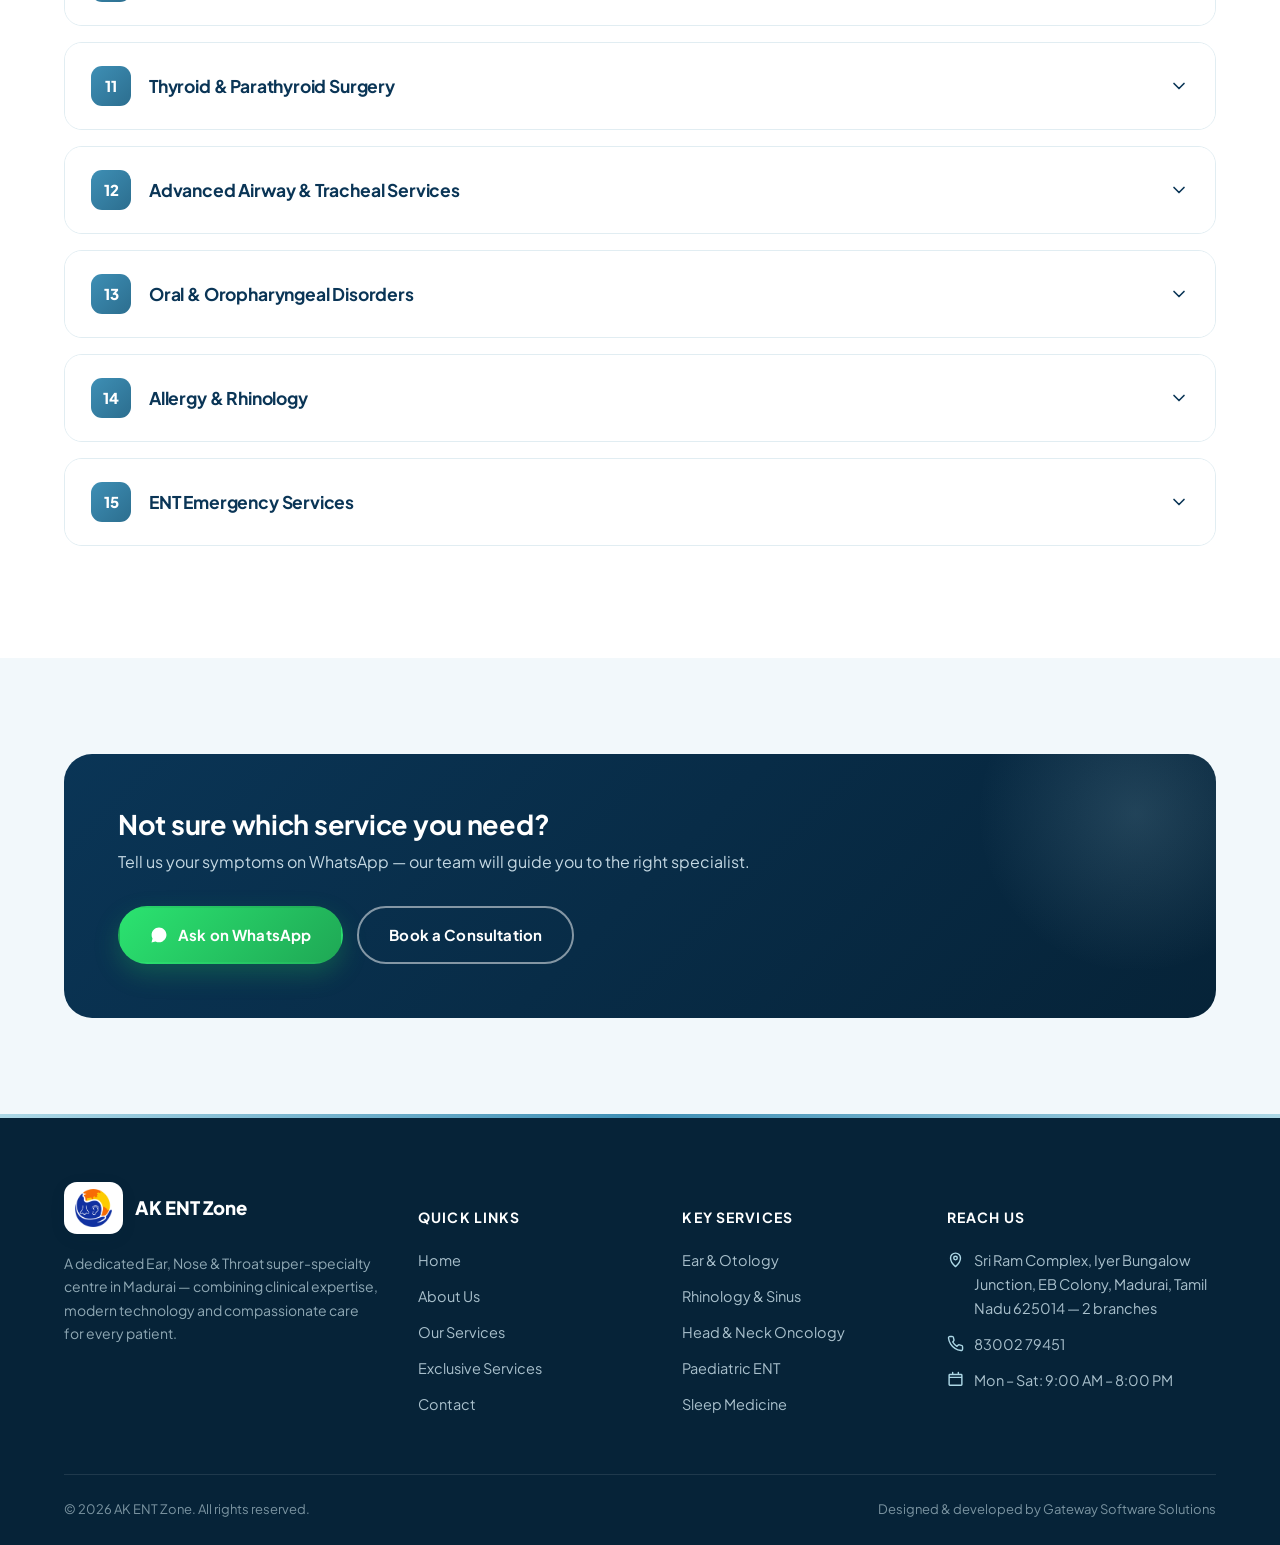
<file: services.html>
<!DOCTYPE html>
<html lang="en">
<head>
<meta charset="UTF-8">
<meta name="viewport" content="width=device-width, initial-scale=1.0">
<title>Our Services — AK ENT Zone</title>
<meta name="description" content="15 super-specialty ENT services at AK ENT Zone, Madurai — Otology, Rhinology, Laryngology, Head & Neck Oncology, Paediatric ENT, Sleep Medicine, Facial Plastic Surgery and more.">
<link rel="preconnect" href="https://fonts.googleapis.com">
<link rel="preconnect" href="https://fonts.gstatic.com" crossorigin>
<link href="https://fonts.googleapis.com/css2?family=Plus+Jakarta+Sans:wght@400;500;600;700;800&display=swap" rel="stylesheet">
<link rel="stylesheet" href="css/style.css">
</head>
<body>

<div class="topbar">
  <div class="container">
    <div class="topbar-item">
      <svg viewBox="0 0 24 24" fill="none" stroke="currentColor" stroke-width="2"><path stroke-linecap="round" stroke-linejoin="round" d="M8 2v3M16 2v3M3.5 9h17M4 5h16a1 1 0 011 1v13a1 1 0 01-1 1H4a1 1 0 01-1-1V6a1 1 0 011-1z"/></svg>
      <span>Mon – Sat: 9:00 AM – 8:00 PM</span>
    </div>
    <div class="topbar-links">
      <a href="tel:+918300279451">Call: 83002 79451</a>
      <a href="contact.html">Two Branches in Madurai</a>
    </div>
  </div>
</div>

<header class="site-header">
  <div class="container nav">
    <a href="index.html" class="brand">
      <span class="brand-logo"><img src="images/logo.png" alt="AK ENT Zone logo"></span>
      <span class="brand-text"><strong>AK ENT Zone</strong><span>Super-Specialty ENT Care</span></span>
    </a>
    <nav class="nav-links">
      <a href="index.html" data-page="index.html">Home</a>
      <a href="about.html" data-page="about.html">About Us</a>
      <a href="services.html" data-page="services.html">Services</a>
      <a href="exclusive-services.html" data-page="exclusive-services.html">Exclusive Services</a>
      <a href="contact.html" data-page="contact.html">Contact</a>
    </nav>
    <div class="nav-cta">
      <a class="btn btn-whatsapp" href="https://wa.me/918300279451?text=Hello%20AK%20ENT%20Zone%2C%20I%20would%20like%20to%20book%20a%20consultation." target="_blank" rel="noopener">
        <svg viewBox="0 0 24 24" fill="currentColor"><path d="M12.04 2C6.58 2 2.13 6.45 2.13 11.91c0 1.75.46 3.39 1.26 4.81L2 22l5.42-1.42a9.9 9.9 0 004.62 1.14h.01c5.46 0 9.9-4.45 9.9-9.91C21.95 6.45 17.5 2 12.04 2z"/></svg>
        <span>WhatsApp</span>
      </a>
      <button class="nav-toggle" aria-label="Toggle menu"><span></span></button>
    </div>
  </div>
</header>

<section class="section">
  <div class="container">
    <div class="section-head" style="margin-bottom:36px;">
      <span class="eyebrow">15 Areas of Expertise</span>
      <h2>Tap a category to see what it covers</h2>
    </div>

    <div class="accordion-list">

      <div class="service-accordion" data-open-default="true">
        <div class="acc-head"><span class="acc-num">01</span><h3>Advanced Ear &amp; Otology Services</h3><svg class="acc-chevron" viewBox="0 0 24 24" fill="none" stroke="currentColor" stroke-width="2"><path stroke-linecap="round" stroke-linejoin="round" d="M6 9l6 6 6-6"/></svg></div>
        <div class="acc-body"><ul class="acc-body-inner">
          <li>Chronic ear disease management</li><li>Tympanoplasty and ossiculoplasty</li><li>Mastoidectomy</li><li>Stapes surgery / Stapedectomy</li><li>Cholesteatoma surgery</li><li>Ear reconstruction</li><li>Endoscopic ear surgery</li><li>Grommet insertion</li><li>Facial nerve disorders and surgery</li>
        </ul></div>
      </div>

      <div class="service-accordion">
        <div class="acc-head"><span class="acc-num">02</span><h3>Hearing &amp; Neurotology</h3><svg class="acc-chevron" viewBox="0 0 24 24" fill="none" stroke="currentColor" stroke-width="2"><path stroke-linecap="round" stroke-linejoin="round" d="M6 9l6 6 6-6"/></svg></div>
        <div class="acc-body"><ul class="acc-body-inner">
          <li>Comprehensive hearing evaluation</li><li>Hearing loss assessment and rehabilitation</li><li>Tinnitus management</li><li>Vertigo and balance disorders</li><li>Ménière's disease</li><li>Vestibular testing and rehabilitation</li><li>Cochlear implant evaluation and surgery</li><li>Implantable hearing devices</li>
        </ul></div>
      </div>

      <div class="service-accordion">
        <div class="acc-head"><span class="acc-num">03</span><h3>Advanced Rhinology &amp; Endoscopic Sinus Surgery</h3><svg class="acc-chevron" viewBox="0 0 24 24" fill="none" stroke="currentColor" stroke-width="2"><path stroke-linecap="round" stroke-linejoin="round" d="M6 9l6 6 6-6"/></svg></div>
        <div class="acc-body"><ul class="acc-body-inner">
          <li>Chronic sinusitis</li><li>Functional Endoscopic Sinus Surgery (FESS)</li><li>Advanced endoscopic sinus surgery</li><li>Nasal polyps</li><li>Deviated nasal septum</li><li>Turbinate disorders</li><li>CSF leak repair</li><li>Endoscopic skull-base procedures</li><li>Nasal obstruction management</li>
        </ul></div>
      </div>

      <div class="service-accordion">
        <div class="acc-head"><span class="acc-num">04</span><h3>Endoscopic Skull-Base Surgery</h3><svg class="acc-chevron" viewBox="0 0 24 24" fill="none" stroke="currentColor" stroke-width="2"><path stroke-linecap="round" stroke-linejoin="round" d="M6 9l6 6 6-6"/></svg></div>
        <div class="acc-body"><ul class="acc-body-inner">
          <li>Pituitary and sellar lesions</li><li>Skull-base tumours</li><li>CSF rhinorrhoea</li><li>Anterior skull-base lesions</li><li>Endoscopic skull-base reconstruction</li>
        </ul></div>
      </div>

      <div class="service-accordion">
        <div class="acc-head"><span class="acc-num">05</span><h3>Head &amp; Neck Oncology</h3><svg class="acc-chevron" viewBox="0 0 24 24" fill="none" stroke="currentColor" stroke-width="2"><path stroke-linecap="round" stroke-linejoin="round" d="M6 9l6 6 6-6"/></svg></div>
        <div class="acc-body"><ul class="acc-body-inner">
          <li>Early detection of head and neck cancers</li><li>Oral cavity cancers</li><li>Oropharyngeal cancers</li><li>Hypopharyngeal and laryngeal cancers</li><li>Salivary gland tumours</li><li>Thyroid and neck tumours</li><li>Neck dissection</li><li>Transoral and minimally invasive cancer surgery</li><li>Post-cancer rehabilitation</li>
        </ul></div>
      </div>

      <div class="service-accordion">
        <div class="acc-head"><span class="acc-num">06</span><h3>Laryngology &amp; Voice Disorders</h3><svg class="acc-chevron" viewBox="0 0 24 24" fill="none" stroke="currentColor" stroke-width="2"><path stroke-linecap="round" stroke-linejoin="round" d="M6 9l6 6 6-6"/></svg></div>
        <div class="acc-body"><ul class="acc-body-inner">
          <li>Hoarseness and voice disorders</li><li>Vocal cord lesions</li><li>Vocal cord paralysis</li><li>Professional voice care</li><li>Microlaryngeal surgery</li><li>Phonosurgery</li><li>Laryngeal endoscopy</li><li>Airway disorders</li><li>Tracheostomy and airway management</li>
        </ul></div>
      </div>

      <div class="service-accordion">
        <div class="acc-head"><span class="acc-num">07</span><h3>Paediatric ENT</h3><svg class="acc-chevron" viewBox="0 0 24 24" fill="none" stroke="currentColor" stroke-width="2"><path stroke-linecap="round" stroke-linejoin="round" d="M6 9l6 6 6-6"/></svg></div>
        <div class="acc-body"><ul class="acc-body-inner">
          <li>Adenoid and tonsil disorders</li><li>Recurrent tonsillitis</li><li>Paediatric hearing loss</li><li>Glue ear and recurrent ear infections</li><li>Grommet surgery</li><li>Congenital ear and airway disorders</li><li>Paediatric snoring and sleep disorders</li><li>Paediatric airway surgery</li>
        </ul></div>
      </div>

      <div class="service-accordion">
        <div class="acc-head"><span class="acc-num">08</span><h3>Sleep Medicine &amp; Sleep Surgery</h3><svg class="acc-chevron" viewBox="0 0 24 24" fill="none" stroke="currentColor" stroke-width="2"><path stroke-linecap="round" stroke-linejoin="round" d="M6 9l6 6 6-6"/></svg></div>
        <div class="acc-body"><ul class="acc-body-inner">
          <li>Snoring evaluation</li><li>Obstructive Sleep Apnoea (OSA)</li><li>Sleep study / polysomnography</li><li>Drug-induced sleep endoscopy</li><li>CPAP-related ENT assessment</li><li>Multilevel airway surgery</li><li>Snoring and sleep-apnoea surgery</li>
        </ul></div>
      </div>

      <div class="service-accordion">
        <div class="acc-head"><span class="acc-num">09</span><h3>Head &amp; Neck Reconstructive Surgery</h3><svg class="acc-chevron" viewBox="0 0 24 24" fill="none" stroke="currentColor" stroke-width="2"><path stroke-linecap="round" stroke-linejoin="round" d="M6 9l6 6 6-6"/></svg></div>
        <div class="acc-body"><ul class="acc-body-inner">
          <li>Reconstruction following cancer surgery</li><li>Facial and neck reconstruction</li><li>Microvascular reconstruction</li><li>Soft-tissue and structural reconstruction</li>
        </ul></div>
      </div>

      <div class="service-accordion">
        <div class="acc-head"><span class="acc-num">10</span><h3>Facial Plastic &amp; Reconstructive Surgery</h3><svg class="acc-chevron" viewBox="0 0 24 24" fill="none" stroke="currentColor" stroke-width="2"><path stroke-linecap="round" stroke-linejoin="round" d="M6 9l6 6 6-6"/></svg></div>
        <div class="acc-body"><ul class="acc-body-inner">
          <li>Functional and cosmetic rhinoplasty</li><li>Septorhinoplasty</li><li>Facial trauma reconstruction</li><li>Scar revision</li><li>Facial nerve rehabilitation</li><li>Congenital facial deformity correction</li>
        </ul></div>
      </div>

      <div class="service-accordion">
        <div class="acc-head"><span class="acc-num">11</span><h3>Thyroid &amp; Parathyroid Surgery</h3><svg class="acc-chevron" viewBox="0 0 24 24" fill="none" stroke="currentColor" stroke-width="2"><path stroke-linecap="round" stroke-linejoin="round" d="M6 9l6 6 6-6"/></svg></div>
        <div class="acc-body"><ul class="acc-body-inner">
          <li>Thyroid nodules and cancers</li><li>Thyroidectomy</li><li>Parathyroid disorders</li><li>Parathyroidectomy</li><li>Intraoperative nerve monitoring</li>
        </ul></div>
      </div>

      <div class="service-accordion">
        <div class="acc-head"><span class="acc-num">12</span><h3>Advanced Airway &amp; Tracheal Services</h3><svg class="acc-chevron" viewBox="0 0 24 24" fill="none" stroke="currentColor" stroke-width="2"><path stroke-linecap="round" stroke-linejoin="round" d="M6 9l6 6 6-6"/></svg></div>
        <div class="acc-body"><ul class="acc-body-inner">
          <li>Adult and paediatric airway obstruction</li><li>Subglottic and tracheal stenosis</li><li>Tracheostomy</li><li>Tracheal reconstruction</li><li>Foreign-body removal</li><li>Emergency airway management</li>
        </ul></div>
      </div>

      <div class="service-accordion">
        <div class="acc-head"><span class="acc-num">13</span><h3>Oral &amp; Oropharyngeal Disorders</h3><svg class="acc-chevron" viewBox="0 0 24 24" fill="none" stroke="currentColor" stroke-width="2"><path stroke-linecap="round" stroke-linejoin="round" d="M6 9l6 6 6-6"/></svg></div>
        <div class="acc-body"><ul class="acc-body-inner">
          <li>Tongue and oral cavity lesions</li><li>Tonsillar and oropharyngeal disorders</li><li>Salivary gland diseases</li><li>Sialendoscopy</li><li>Salivary gland stone removal</li>
        </ul></div>
      </div>

      <div class="service-accordion">
        <div class="acc-head"><span class="acc-num">14</span><h3>Allergy &amp; Rhinology</h3><svg class="acc-chevron" viewBox="0 0 24 24" fill="none" stroke="currentColor" stroke-width="2"><path stroke-linecap="round" stroke-linejoin="round" d="M6 9l6 6 6-6"/></svg></div>
        <div class="acc-body"><ul class="acc-body-inner">
          <li>Allergic rhinitis</li><li>Nasal allergy testing</li><li>Chronic rhinosinusitis</li><li>Medical management of nasal allergy</li><li>Immunotherapy</li><li>Difficult-to-treat nasal and sinus disease</li>
        </ul></div>
      </div>

      <div class="service-accordion">
        <div class="acc-head"><span class="acc-num">15</span><h3>ENT Emergency Services</h3><svg class="acc-chevron" viewBox="0 0 24 24" fill="none" stroke="currentColor" stroke-width="2"><path stroke-linecap="round" stroke-linejoin="round" d="M6 9l6 6 6-6"/></svg></div>
        <div class="acc-body"><ul class="acc-body-inner">
          <li>Foreign bodies of ear, nose and throat</li><li>Epistaxis (nosebleed)</li><li>Sudden hearing loss</li><li>Acute airway obstruction</li><li>Deep neck infections</li><li>Peritonsillar and parapharyngeal abscess</li><li>Emergency tracheostomy</li><li>ENT trauma</li>
        </ul></div>
      </div>

    </div>
  </div>
</section>

<section class="section section--soft">
  <div class="container">
    <div class="cta-band">
      <div>
        <h3>Not sure which service you need?</h3>
        <p>Tell us your symptoms on WhatsApp — our team will guide you to the right specialist.</p>
      </div>
      <div class="cta-actions">
        <a class="btn btn-whatsapp" href="https://wa.me/918300279451?text=Hello%20AK%20ENT%20Zone%2C%20I%20need%20help%20choosing%20the%20right%20treatment." target="_blank" rel="noopener">
          <svg viewBox="0 0 24 24" fill="currentColor"><path d="M12.04 2C6.58 2 2.13 6.45 2.13 11.91c0 1.75.46 3.39 1.26 4.81L2 22l5.42-1.42a9.9 9.9 0 004.62 1.14h.01c5.46 0 9.9-4.45 9.9-9.91C21.95 6.45 17.5 2 12.04 2z"/></svg>
          <span>Ask on WhatsApp</span>
        </a>
        <a class="btn btn-outline" href="contact.html"><span>Book a Consultation</span></a>
      </div>
    </div>
  </div>
</section>

<footer class="site-footer">
  <div class="container">
    <div class="footer-grid">
      <div class="footer-col">
        <div class="footer-brand">
          <span class="brand-logo"><img src="images/logo.png" alt="AK ENT Zone logo"></span>
          <strong>AK ENT Zone</strong>
        </div>
        <p>A dedicated Ear, Nose &amp; Throat super-specialty centre in Madurai — combining clinical expertise, modern technology and compassionate care for every patient.</p>
      </div>
      <div class="footer-col">
        <h5>Quick Links</h5>
        <ul>
          <li><a href="index.html">Home</a></li>
          <li><a href="about.html">About Us</a></li>
          <li><a href="services.html">Our Services</a></li>
          <li><a href="exclusive-services.html">Exclusive Services</a></li>
          <li><a href="contact.html">Contact</a></li>
        </ul>
      </div>
      <div class="footer-col">
        <h5>Key Services</h5>
        <ul>
          <li><a href="services.html">Ear &amp; Otology</a></li>
          <li><a href="services.html">Rhinology &amp; Sinus</a></li>
          <li><a href="services.html">Head &amp; Neck Oncology</a></li>
          <li><a href="services.html">Paediatric ENT</a></li>
          <li><a href="services.html">Sleep Medicine</a></li>
        </ul>
      </div>
      <div class="footer-col">
        <h5>Reach Us</h5>
        <ul class="footer-contact">
          <li><svg viewBox="0 0 24 24" fill="none" stroke="currentColor" stroke-width="2"><path stroke-linecap="round" stroke-linejoin="round" d="M12 22s7-5.5 7-12a7 7 0 10-14 0c0 6.5 7 12 7 12z"/><circle cx="12" cy="10" r="2.5"/></svg><span>Sri Ram Complex, Iyer Bungalow Junction, EB Colony, Madurai, Tamil Nadu 625014 — 2 branches</span></li>
          <li><svg viewBox="0 0 24 24" fill="none" stroke="currentColor" stroke-width="2"><path stroke-linecap="round" stroke-linejoin="round" d="M22 16.92v3a2 2 0 01-2.18 2 19.79 19.79 0 01-8.63-3.07 19.5 19.5 0 01-6-6 19.79 19.79 0 01-3.07-8.67A2 2 0 014.11 2h3a2 2 0 012 1.72c.12.9.34 1.79.65 2.65a2 2 0 01-.45 2.11L8.09 9.91a16 16 0 006 6l1.43-1.43a2 2 0 012.11-.45c.86.31 1.75.53 2.65.65A2 2 0 0122 16.92z"/></svg><span>83002 79451</span></li>
          <li><svg viewBox="0 0 24 24" fill="none" stroke="currentColor" stroke-width="2"><path stroke-linecap="round" stroke-linejoin="round" d="M8 2v3M16 2v3M3.5 9h17M4 5h16a1 1 0 011 1v13a1 1 0 01-1 1H4a1 1 0 01-1-1V6a1 1 0 011-1z"/></svg><span>Mon – Sat: 9:00 AM – 8:00 PM</span></li>
        </ul>
      </div>
    </div>
    <div class="footer-bottom">
      <span>&copy; <span id="year"></span> AK ENT Zone. All rights reserved.</span>
      <span>Designed &amp; developed by Gateway Software Solutions</span>
    </div>
  </div>
</footer>

<a class="float-whatsapp" href="https://wa.me/918300279451?text=Hello%20AK%20ENT%20Zone%2C%20I%20would%20like%20to%20book%20an%20appointment." target="_blank" rel="noopener" aria-label="Chat on WhatsApp">
  <svg viewBox="0 0 24 24" fill="currentColor"><path d="M12.04 2C6.58 2 2.13 6.45 2.13 11.91c0 1.75.46 3.39 1.26 4.81L2 22l5.42-1.42a9.9 9.9 0 004.62 1.14h.01c5.46 0 9.9-4.45 9.9-9.91C21.95 6.45 17.5 2 12.04 2zm0 18.02h-.01a8.1 8.1 0 01-4.13-1.13l-.3-.18-3.06.8.82-3-.2-.31a8.09 8.09 0 01-1.24-4.29c0-4.48 3.65-8.13 8.14-8.13 2.17 0 4.21.85 5.75 2.39a8.06 8.06 0 012.38 5.75c0 4.48-3.65 8.1-8.15 8.1z"/></svg>
</a>

<script src="js/script.js"></script>
</body>
</html>
</file>
<file: css/style.css>
/* ============================================
   AK ENT ZONE — Global Stylesheet
   International-standard hospital UI
   ============================================ */

:root{
  --brand-blue: #ADD8E6;
  --brand-blue-dark: #3E8FB5;
  --brand-blue-deep: #2C6E8F;
  --navy: #0A3556;
  --navy-deep: #062338;
  --ink: #182530;
  --slate: #56697A;
  --slate-light: #7B8B99;
  --bg-soft: #F2F8FB;
  --bg-soft-2: #EAF3F7;
  --white: #FFFFFF;
  --gold: #C7A24A;
  --accent-orange: #F2994A;
  --accent-red: #E0503A;
  --accent-green: #17945F;
  --border: #E1EDF2;
  --border-strong: #CFE1E9;
  --shadow-xs: 0 1px 3px rgba(8,38,62,0.06);
  --shadow-sm: 0 4px 16px rgba(8,38,62,0.08);
  --shadow-md: 0 16px 40px rgba(8,38,62,0.14);
  --shadow-lg: 0 30px 70px rgba(8,38,62,0.20);
  --radius: 18px;
  --radius-lg: 28px;
  --radius-sm: 12px;
  --container: 1200px;
  --grad-navy: linear-gradient(135deg, var(--navy) 0%, var(--navy-deep) 100%);
  --grad-blue: linear-gradient(135deg, var(--brand-blue-dark) 0%, var(--brand-blue-deep) 100%);
}

*, *::before, *::after{ box-sizing: border-box; }
html{ scroll-behavior: smooth; }
body{
  margin:0;
  font-family: 'Plus Jakarta Sans', 'Inter', -apple-system, BlinkMacSystemFont, sans-serif;
  color: var(--ink);
  background: var(--white);
  line-height: 1.65;
  -webkit-font-smoothing: antialiased;
  -moz-osx-font-smoothing: grayscale;
}
h1,h2,h3,h4{
  font-family: 'Plus Jakarta Sans', sans-serif;
  color: var(--navy);
  line-height: 1.22;
  margin: 0 0 .6em;
  font-weight: 700;
  letter-spacing: -0.01em;
}
p{ margin: 0 0 1em; color: var(--slate); }
a{ color: inherit; text-decoration: none; }
img{ max-width: 100%; display:block; }
ul{ margin:0; padding:0; list-style:none; }
button{ font-family: inherit; cursor:pointer; }
::selection{ background: var(--brand-blue); color: var(--navy); }

.container{
  max-width: var(--container);
  margin: 0 auto;
  padding: 0 24px;
  position: relative;
}
.section{ padding: 96px 0; }
.section--soft{ background: var(--bg-soft); }
.section--navy{
  background: var(--grad-navy);
  color: var(--white);
  position:relative;
  overflow:hidden;
}
.section--navy::before{
  content:'';
  position:absolute;
  top:-120px; right:-120px;
  width:420px; height:420px;
  border-radius:50%;
  background: radial-gradient(circle, rgba(173,216,230,0.14) 0%, transparent 70%);
  pointer-events:none;
}
.section--navy::after{
  content:'';
  position:absolute;
  bottom:-160px; left:-100px;
  width:380px; height:380px;
  border-radius:50%;
  background: radial-gradient(circle, rgba(173,216,230,0.08) 0%, transparent 70%);
  pointer-events:none;
}
.section--navy h2, .section--navy h3{ color: var(--white); }
.section--navy p{ color: #C4D8E3; }
.section--navy .container{ position:relative; z-index:1; }

.eyebrow{
  display:inline-flex;
  align-items:center;
  gap:8px;
  font-size: 12.5px;
  font-weight: 700;
  letter-spacing: .14em;
  text-transform: uppercase;
  color: var(--navy);
  background: var(--brand-blue);
  padding: 8px 18px;
  border-radius: 999px;
  margin-bottom: 20px;
}
.eyebrow::before{
  content:'';
  width:6px; height:6px;
  border-radius:50%;
  background: var(--navy);
  flex-shrink:0;
}
.section--navy .eyebrow{ background: rgba(173,216,230,0.14); color: var(--brand-blue); }
.section--navy .eyebrow::before{ background: var(--brand-blue); }

.section-head{
  max-width: 700px;
  margin: 0 auto 56px;
  text-align: center;
}
.section-head h2{ font-size: clamp(29px, 3.4vw, 40px); }
.section-head p{ font-size: 17px; }

.btn{
  display:inline-flex;
  align-items:center;
  justify-content:center;
  gap: 10px;
  padding: 15px 30px;
  border-radius: 999px;
  font-weight: 700;
  font-size: 15px;
  letter-spacing: .01em;
  border: 2px solid transparent;
  transition: all .22s cubic-bezier(.4,0,.2,1);
  white-space: nowrap;
}
.btn-primary{
  background: var(--grad-navy);
  color: var(--white);
  box-shadow: 0 10px 24px rgba(10,53,86,0.28);
}
.btn-primary:hover{ transform: translateY(-2px); box-shadow: 0 16px 32px rgba(10,53,86,0.36); }
.btn-whatsapp{
  background: linear-gradient(135deg, #2BE370 0%, #1FA855 100%);
  color: var(--white);
  box-shadow: 0 10px 24px rgba(31,168,85,0.32);
}
.btn-whatsapp:hover{ transform: translateY(-2px); box-shadow: 0 16px 32px rgba(31,168,85,0.4); }
.btn-outline{
  background: transparent;
  border-color: rgba(255,255,255,0.5);
  color: var(--white);
}
.btn-outline:hover{ background: rgba(255,255,255,0.12); border-color: rgba(255,255,255,0.8); }
.btn-outline-navy{
  background: var(--white);
  border-color: var(--border-strong);
  color: var(--navy);
}
.btn-outline-navy:hover{ background: var(--navy); color: var(--white); border-color: var(--navy); transform: translateY(-2px); box-shadow: var(--shadow-sm); }
.btn-block{ width: 100%; }
.btn svg{ width: 18px; height: 18px; flex-shrink:0; }

/* ---------- Top bar ---------- */
.topbar{
  background: var(--navy-deep);
  color: #C4D8E3;
  font-size: 13.5px;
  letter-spacing:.01em;
}
.topbar .container{
  display:flex;
  align-items:center;
  justify-content:space-between;
  padding-top: 10px;
  padding-bottom: 10px;
  flex-wrap: wrap;
  gap: 8px;
}
.topbar-item{ display:flex; align-items:center; gap:7px; font-weight:500; }
.topbar-item svg{ width:15px; height:15px; color: var(--brand-blue); flex-shrink:0; }
.topbar-links{ display:flex; gap:22px; }
.topbar-links a{ font-weight:600; }
.topbar a:hover{ color: var(--brand-blue); }

/* ---------- Header / Nav ---------- */
header.site-header{
  position: sticky;
  top: 0;
  z-index: 500;
  background: rgba(255,255,255,0.98);
  backdrop-filter: blur(10px);
  border-bottom: 1px solid var(--border);
  box-shadow: 0 1px 0 rgba(8,38,62,0.02);
}
.nav{
  display:flex;
  align-items:center;
  justify-content:space-between;
  padding: 13px 0;
}
.brand{
  display:flex;
  align-items:center;
  gap:13px;
}
.brand-logo{
  display:flex;
  align-items:center;
  height: 52px;
}
.brand-logo img{ height: 100%; width:auto; }
.brand-text{ line-height:1.15; }
.brand-text strong{ display:block; font-family:'Plus Jakarta Sans',sans-serif; font-size:19.5px; color:var(--navy); font-weight:800; letter-spacing:-0.01em; }
.brand-text span{ display:block; font-size:11px; color:var(--slate-light); text-transform:uppercase; letter-spacing:.1em; font-weight:600; }

.nav-links{
  display:flex;
  align-items:center;
  gap: 4px;
}
.nav-links a{
  font-weight:600;
  font-size: 14.5px;
  color: var(--ink);
  padding: 10px 16px;
  border-radius: 999px;
  position:relative;
  transition: all .18s ease;
}
.nav-links a:hover{ background: var(--bg-soft); color: var(--navy); }
.nav-links a.active{ color: var(--navy); background: var(--brand-blue); }

.nav-cta{ display:flex; align-items:center; gap:12px; }
.nav-cta .btn{ padding: 12px 24px; font-size:14px; }

.nav-toggle{
  display:none;
  background:none;
  border:none;
  width:40px; height:40px;
  align-items:center;
  justify-content:center;
}
.nav-toggle span, .nav-toggle span::before, .nav-toggle span::after{
  content:'';
  display:block;
  width:22px; height:2px;
  border-radius:2px;
  background: var(--navy);
  position:relative;
  transition: all .2s ease;
}
.nav-toggle span::before{ position:absolute; top:-7px; }
.nav-toggle span::after{ position:absolute; top:7px; }

/* ---------- Hero ---------- */
.hero{
  position:relative;
  overflow:hidden;
  background: linear-gradient(180deg, var(--bg-soft) 0%, var(--white) 100%);
}
.hero::before{
  content:'';
  position:absolute;
  top:-180px; left:-160px;
  width:480px; height:480px;
  border-radius:50%;
  background: radial-gradient(circle, rgba(173,216,230,0.45) 0%, transparent 70%);
  pointer-events:none;
}
.hero::after{
  content:'';
  position:absolute;
  bottom:-220px; right:-200px;
  width:520px; height:520px;
  border-radius:50%;
  background: radial-gradient(circle, rgba(62,143,181,0.10) 0%, transparent 70%);
  pointer-events:none;
}
.hero .container{
  display:grid;
  grid-template-columns: 1.1fr .9fr;
  gap: 60px;
  align-items:center;
  padding-top: 40px;
  padding-bottom: 80px;
}
.hero h1{
  font-size: clamp(33px, 4.4vw, 53px);
  margin-bottom: 22px;
}
.hero h1 em{
  font-style: normal;
  color: var(--brand-blue-deep);
  position:relative;
}
.hero-lede{ font-size: 18px; max-width: 520px; }
.hero-actions{ display:flex; gap:16px; margin: 30px 0 36px; flex-wrap:wrap; }
.hero-stats{
  display:flex;
  gap: 0;
  flex-wrap:wrap;
}
.hero-stat{ padding-right:32px; margin-right:32px; border-right:1px solid var(--border-strong); }
.hero-stat:last-child{ border-right:none; margin-right:0; padding-right:0; }
.hero-stat strong{ display:block; font-family:'Plus Jakarta Sans',sans-serif; font-size:28px; font-weight:800; color:var(--navy); }
.hero-stat span{ font-size:12.5px; color:var(--slate-light); font-weight:600; }

.hero-media{ position:relative; }
.hero-media-frame{
  border-radius: var(--radius-lg);
  overflow:hidden;
  box-shadow: var(--shadow-lg);
  aspect-ratio: 4/4.3;
  border: 6px solid var(--white);
  outline: 1px solid var(--border);
}
.hero-media-frame img{ width:100%; height:100%; object-fit:cover; }
.hero-badge{
  position:absolute;
  bottom: -24px;
  left: -24px;
  background: var(--white);
  border-radius: var(--radius);
  box-shadow: var(--shadow-lg);
  padding: 18px 22px;
  display:flex;
  align-items:center;
  gap:13px;
  max-width: 250px;
}
.hero-badge .ico{
  width:46px; height:46px;
  background: var(--grad-blue);
  border-radius: 50%;
  display:flex; align-items:center; justify-content:center;
  flex-shrink:0;
  box-shadow: 0 6px 16px rgba(62,143,181,0.4);
}
.hero-badge .ico svg{ width:22px; height:22px; color:var(--white); }
.hero-badge strong{ display:block; font-size:15px; color:var(--navy); }
.hero-badge span{ font-size:12.5px; color:var(--slate); }

/* ---------- Trust strip ---------- */
.trust-strip{
  background: var(--white);
  position:relative;
  z-index:2;
  margin-top:-38px;
}
.trust-strip .container{ padding-left:24px; padding-right:24px; }
.trust-grid{
  display:grid;
  grid-template-columns: repeat(4, 1fr);
  gap: 18px;
  background: var(--white);
  border-radius: var(--radius);
  box-shadow: var(--shadow-md);
  border: 1px solid var(--border);
  padding: 8px;
}
.trust-item{
  display:flex;
  align-items:center;
  gap:14px;
  padding: 20px 18px;
  border-radius: var(--radius-sm);
  transition: background .2s ease;
}
.trust-item:hover{ background: var(--bg-soft); }
.trust-item .ico{
  width:48px; height:48px;
  background: var(--brand-blue);
  border-radius: 13px;
  display:flex; align-items:center; justify-content:center;
  flex-shrink:0;
}
.trust-item .ico svg{ width:24px; height:24px; color: var(--navy); }
.trust-item strong{ display:block; font-size:14.5px; color:var(--navy); font-weight:700; }
.trust-item span{ font-size:12.5px; color:var(--slate-light); }

/* ---------- Cards / Grids ---------- */
.grid{ display:grid; gap: 26px; }
.grid-3{ grid-template-columns: repeat(3, 1fr); }
.grid-4{ grid-template-columns: repeat(4, 1fr); }
.grid-2{ grid-template-columns: repeat(2, 1fr); }

.card{
  background: var(--white);
  border: 1px solid var(--border);
  border-radius: var(--radius);
  padding: 32px 28px;
  box-shadow: var(--shadow-xs);
  transition: transform .25s cubic-bezier(.4,0,.2,1), box-shadow .25s ease, border-color .25s ease;
}
.card:hover{ transform: translateY(-6px); box-shadow: var(--shadow-md); border-color: var(--border-strong); }

.service-card .ico{
  width:58px; height:58px;
  border-radius: 15px;
  background: var(--brand-blue);
  display:flex; align-items:center; justify-content:center;
  margin-bottom: 20px;
  transition: background .25s ease;
}
.service-card:hover .ico{ background: var(--grad-blue); }
.service-card:hover .ico svg{ color: var(--white); }
.service-card .ico svg{ width:28px; height:28px; color: var(--navy); transition: color .25s ease; }
.service-card h3{ font-size:18.5px; margin-bottom:9px; }
.service-card p{ font-size:14.5px; margin-bottom: 16px; }
.service-card .more{ font-size:13.5px; font-weight:700; color: var(--navy); display:inline-flex; align-items:center; gap:6px; }
.service-card .more svg{ width:14px; height:14px; transition: transform .2s ease; }
.service-card:hover .more svg{ transform: translateX(4px); }

.value-card{ text-align:center; }
.value-card .ico{ margin: 0 auto 18px; }

/* ---------- Doctor ---------- */
.doctor-split{
  display:grid;
  grid-template-columns: .8fr 1.2fr;
  gap: 56px;
  align-items:center;
}
.doctor-photo{
  border-radius: var(--radius-lg);
  overflow:hidden;
  box-shadow: var(--shadow-lg);
  border: 6px solid var(--white);
  outline: 1px solid var(--border);
}
.doctor-photo img{ width:100%; }
.doctor-name{ font-size:27px; margin-bottom:3px; }
.doctor-role{ color: var(--brand-blue-deep); font-weight:700; font-size:14.5px; text-transform:uppercase; letter-spacing:.05em; margin-bottom:20px; display:block; }
.doctor-tags{ display:flex; flex-wrap:wrap; gap:10px; margin: 20px 0 24px; }
.doctor-tags span{
  background: var(--bg-soft);
  border:1px solid var(--border-strong);
  color: var(--navy);
  font-size:13px;
  font-weight:700;
  padding: 8px 16px;
  border-radius:999px;
}
.quote-block{
  border-left: 3px solid var(--brand-blue-deep);
  background: var(--bg-soft);
  padding: 16px 22px;
  margin: 22px 0;
  font-style: italic;
  color: var(--navy);
  font-size: 16px;
  border-radius: 0 var(--radius-sm) var(--radius-sm) 0;
}

/* Doctor profile (About page) */
.doctor-profile{
  display:grid;
  grid-template-columns: 300px 1fr;
  gap: 44px;
  align-items:flex-start;
  background: var(--white);
  border:1px solid var(--border);
  border-radius: var(--radius-lg);
  padding: 38px;
  box-shadow: var(--shadow-sm);
  margin-bottom: 32px;
}
.doctor-profile .photo{ border-radius: var(--radius); overflow:hidden; box-shadow: var(--shadow-sm); }
.doctor-profile .photo img{ width:100%; }
.doctor-photo-placeholder{
  width:100%;
  aspect-ratio: 3/3.6;
  border-radius: var(--radius);
  background: var(--grad-blue);
  display:flex;
  align-items:center;
  justify-content:center;
  box-shadow: var(--shadow-sm);
}
.doctor-photo-placeholder svg{ width:74px; height:74px; color:var(--white); opacity:.9; }
.doctor-profile .philosophy-list li{
  display:flex; gap:10px; padding: 7px 0; color: var(--slate); font-size:14.5px;
}
.doctor-profile .philosophy-list svg{ width:16px; height:16px; color: var(--accent-green); flex-shrink:0; margin-top:3px; }

/* ---------- Why choose ---------- */
.reason-row{
  display:flex;
  gap: 22px;
  padding: 24px 0;
  border-bottom: 1px solid var(--border);
}
.reason-row:last-child{ border-bottom:none; }
.reason-num{
  font-family:'Plus Jakarta Sans',sans-serif;
  font-size: 15px;
  font-weight:800;
  color: var(--navy);
  background: var(--brand-blue);
  min-width: 42px;
  height:42px;
  border-radius:12px;
  display:flex;
  align-items:center;
  justify-content:center;
  flex-shrink:0;
}
.reason-row h4{ font-size: 16.5px; margin-bottom: 6px; color: var(--navy); }
.reason-row p{ font-size: 14.5px; margin:0; }

/* ---------- CTA band ---------- */
.cta-band{
  background: var(--grad-navy);
  border-radius: var(--radius-lg);
  padding: 54px;
  display:flex;
  align-items:center;
  justify-content:space-between;
  gap: 30px;
  flex-wrap:wrap;
  color: var(--white);
  position:relative;
  overflow:hidden;
}
.cta-band::before{
  content:'';
  position:absolute;
  top:-100px; right:-80px;
  width:320px; height:320px;
  border-radius:50%;
  background: radial-gradient(circle, rgba(173,216,230,0.16) 0%, transparent 70%);
  pointer-events:none;
}
.cta-band > *{ position:relative; z-index:1; }
.cta-band h3{ color: var(--white); font-size: 27px; margin-bottom:8px; }
.cta-band p{ color:#C4D8E3; margin:0; }
.cta-actions{ display:flex; gap:14px; flex-wrap:wrap; }

/* ---------- Services accordion ---------- */
.service-accordion{
  border: 1px solid var(--border);
  border-radius: var(--radius);
  margin-bottom: 16px;
  overflow:hidden;
  background: var(--white);
  transition: box-shadow .2s ease, border-color .2s ease;
}
.service-accordion.open{ box-shadow: var(--shadow-sm); border-color: var(--border-strong); }
.acc-head{
  display:flex;
  align-items:center;
  gap: 18px;
  padding: 23px 26px;
  cursor:pointer;
  background: var(--white);
  transition: background .2s ease;
}
.acc-head:hover{ background: var(--bg-soft); }
.acc-num{
  font-family:'Plus Jakarta Sans',sans-serif;
  font-weight:800;
  color: var(--white);
  background: var(--grad-blue);
  width:40px; height:40px;
  border-radius:11px;
  display:flex; align-items:center; justify-content:center;
  flex-shrink:0;
  font-size:15px;
}
.acc-head h3{ margin:0; font-size:17.5px; flex:1; }
.acc-chevron{ width:20px; height:20px; color:var(--navy); flex-shrink:0; transition: transform .25s ease; }
.service-accordion.open .acc-chevron{ transform: rotate(180deg); }
.acc-body{
  max-height:0;
  overflow:hidden;
  transition: max-height .3s ease;
  background: var(--bg-soft);
}
.acc-body-inner{
  padding: 6px 26px 26px 84px;
  display:grid;
  grid-template-columns: repeat(2, 1fr);
  gap: 8px 24px;
}
.acc-body-inner li{
  font-size:14.5px;
  color: var(--slate);
  padding: 6px 0 6px 20px;
  position:relative;
}
.acc-body-inner li::before{
  content:'';
  position:absolute;
  left:0; top:14px;
  width:8px; height:8px;
  border-radius:50%;
  background: var(--brand-blue-dark);
}

/* ---------- Exclusive Services ---------- */
.excl-chip-row{
  display:flex;
  gap:14px;
  flex-wrap:wrap;
  justify-content:center;
  margin-top:30px;
}
.excl-chip{
  background: var(--white);
  border: 1.5px solid var(--border-strong);
  color: var(--navy);
  font-weight:700;
  font-size:14px;
  padding: 12px 24px;
  border-radius:999px;
  display:flex;
  align-items:center;
  gap:9px;
  box-shadow: var(--shadow-xs);
  transition: all .2s ease;
}
.excl-chip:hover{ border-color: var(--brand-blue-dark); box-shadow: var(--shadow-sm); transform: translateY(-2px); }
.excl-chip svg{ width:17px; height:17px; color:var(--brand-blue-dark); flex-shrink:0; }

.excl-feature{
  display:flex;
  gap:28px;
  padding: 34px 0;
  border-bottom: 1px solid var(--border);
}
.excl-feature:first-child{ padding-top:0; }
.excl-feature:last-child{ border-bottom:none; padding-bottom:0; }
.excl-feature .ico{
  width:66px; height:66px;
  border-radius:17px;
  background: var(--brand-blue);
  display:flex; align-items:center; justify-content:center;
  flex-shrink:0;
}
.excl-feature .ico svg{ width:30px; height:30px; color:var(--navy); }
.excl-feature-num{
  font-family:'Plus Jakarta Sans',sans-serif;
  font-size:12.5px;
  font-weight:700;
  color: var(--brand-blue-deep);
  text-transform:uppercase;
  letter-spacing:.08em;
  margin-bottom:5px;
  display:block;
}
.excl-feature h3{ font-size:20px; margin-bottom:10px; }
.excl-feature p{ font-size:15px; margin:0; }

.excl-tagline{
  text-align:center;
  background: var(--grad-navy);
  color:#fff;
  padding: 48px 30px;
  border-radius: var(--radius-lg);
  font-family:'Plus Jakarta Sans',sans-serif;
  font-size: clamp(18px, 2.4vw, 24px);
  font-weight:700;
  line-height:1.5;
  position:relative;
  overflow:hidden;
}
.excl-tagline::before{
  content:'';
  position:absolute;
  top:-100px; left:-80px;
  width:280px; height:280px;
  border-radius:50%;
  background: radial-gradient(circle, rgba(173,216,230,0.14) 0%, transparent 70%);
}
.excl-tagline span{ color: var(--brand-blue); position:relative; }

/* ---------- Contact ---------- */
.branch-card{
  background: var(--white);
  border:1px solid var(--border);
  border-radius: var(--radius);
  overflow:hidden;
  box-shadow: var(--shadow-xs);
  transition: box-shadow .25s ease, transform .25s ease;
}
.branch-card:hover{ box-shadow: var(--shadow-md); transform: translateY(-4px); }
.branch-card .map{ height: 220px; background:#dce9ee; }
.branch-card .map iframe{ width:100%; height:100%; border:0; }
.branch-card .body{ padding: 26px 28px 30px; }
.branch-tag{
  display:inline-block;
  background: var(--brand-blue);
  color: var(--navy);
  font-size:12px;
  font-weight:700;
  text-transform:uppercase;
  letter-spacing:.06em;
  padding:6px 14px;
  border-radius:999px;
  margin-bottom:14px;
}
.branch-card h3{ font-size:19px; margin-bottom:12px; }
.branch-line{ display:flex; gap:10px; align-items:flex-start; margin-bottom:11px; font-size:14.5px; color:var(--slate); }
.branch-line svg{ width:18px; height:18px; color:var(--brand-blue-dark); flex-shrink:0; margin-top:2px; }
.branch-actions{ display:flex; gap:10px; margin-top:18px; flex-wrap:wrap; }
.branch-actions .btn{ padding: 11px 20px; font-size:13.5px; }

.contact-form-wrap{
  background: var(--white);
  border:1px solid var(--border);
  border-radius: var(--radius-lg);
  box-shadow: var(--shadow-lg);
  padding: 44px;
}
.form-row{ margin-bottom: 22px; }
.form-row label{
  display:block;
  font-size: 13px;
  font-weight:700;
  color: var(--navy);
  margin-bottom: 9px;
  text-transform:uppercase;
  letter-spacing:.05em;
}
.form-row input,
.form-row select,
.form-row textarea{
  width:100%;
  padding: 14px 17px;
  border: 1.5px solid var(--border-strong);
  border-radius: var(--radius-sm);
  font-size: 15px;
  font-family:inherit;
  color: var(--ink);
  background: var(--bg-soft);
  transition: border-color .2s ease, background .2s ease, box-shadow .2s ease;
}
.form-row input:focus,
.form-row select:focus,
.form-row textarea:focus{
  outline:none;
  border-color: var(--brand-blue-dark);
  background: var(--white);
  box-shadow: 0 0 0 4px rgba(62,143,181,0.12);
}
.form-row textarea{ resize: vertical; min-height: 100px; }
.form-hint{ font-size:12.5px; color:var(--slate-light); margin-top:6px; }
.form-error{ font-size:12.5px; color: var(--accent-red); margin-top:6px; display:none; font-weight:600; }
.form-row.invalid input,
.form-row.invalid select{ border-color: var(--accent-red); }
.form-row.invalid .form-error{ display:block; }
.form-success{
  display:none;
  align-items:center;
  gap:12px;
  background:#E7F8EF;
  border:1px solid #B9E7CE;
  color:#0F6B45;
  padding:17px 19px;
  border-radius: var(--radius-sm);
  font-size:14.5px;
  font-weight:600;
  margin-top:20px;
}
.form-success svg{ width:22px; height:22px; flex-shrink:0; }

.quick-call-strip{
  display:flex;
  align-items:center;
  justify-content:space-between;
  gap:20px;
  flex-wrap:wrap;
  background: var(--white);
  border: 1.5px solid var(--border-strong);
  border-radius: var(--radius);
  padding: 28px 34px;
  margin-bottom: 52px;
  box-shadow: var(--shadow-xs);
}
.quick-call-strip h4{ margin:0 0 4px; font-size:17.5px; color:var(--navy); }
.quick-call-strip p{ margin:0; font-size:14px; color:var(--slate); }
.quick-call-actions{ display:flex; gap:12px; flex-wrap:wrap; }

/* ---------- Floating WhatsApp ---------- */
.float-whatsapp{
  position: fixed;
  bottom: 28px;
  right: 28px;
  z-index: 600;
  width: 62px; height: 62px;
  background: linear-gradient(135deg, #2BE370 0%, #1FA855 100%);
  border-radius: 50%;
  display:flex; align-items:center; justify-content:center;
  box-shadow: 0 10px 28px rgba(31,168,85,0.5);
  animation: pulse-wa 2.4s infinite;
}
.float-whatsapp svg{ width: 30px; height:30px; color:#fff; }
@keyframes pulse-wa{
  0%{ box-shadow: 0 0 0 0 rgba(31,168,85,0.5); }
  70%{ box-shadow: 0 0 0 16px rgba(31,168,85,0); }
  100%{ box-shadow: 0 0 0 0 rgba(31,168,85,0); }
}

/* ---------- Footer ---------- */
footer.site-footer{
  background: var(--navy-deep);
  color: #A9C0CC;
  padding-top: 68px;
  position:relative;
  overflow:hidden;
}
footer.site-footer::before{
  content:'';
  display:block;
  height:4px;
  background: linear-gradient(90deg, var(--brand-blue) 0%, var(--brand-blue-dark) 50%, var(--brand-blue) 100%);
  position:absolute;
  top:0; left:0; right:0;
}
.footer-grid{
  display:grid;
  grid-template-columns: 1.4fr 1fr 1fr 1.2fr;
  gap: 40px;
  padding-bottom: 46px;
  border-bottom: 1px solid rgba(255,255,255,0.1);
}
.footer-brand{ display:flex; align-items:center; gap:12px; margin-bottom:18px; }
.footer-brand .brand-logo{ background:#fff; border-radius:13px; padding:7px 11px; height:52px; box-shadow: var(--shadow-sm); }
.footer-brand strong{ color:#fff; font-family:'Plus Jakarta Sans',sans-serif; font-size:18.5px; font-weight:800; }
.footer-col h5{ color:#fff; font-size:14px; text-transform:uppercase; letter-spacing:.08em; margin-bottom:20px; font-weight:700; }
.footer-col ul li{ margin-bottom: 12px; font-size:14.5px; }
.footer-col ul li a:hover{ color: var(--brand-blue); }
.footer-col p{ color:#8FA8B4; font-size:14px; }
.footer-contact li{ display:flex; gap:10px; align-items:flex-start; margin-bottom:15px; }
.footer-contact svg{ width:17px; height:17px; color: var(--brand-blue); flex-shrink:0; margin-top:2px; }
.footer-bottom{
  display:flex;
  justify-content:space-between;
  align-items:center;
  padding: 24px 0;
  font-size: 13px;
  color:#7B94A1;
  flex-wrap:wrap;
  gap:10px;
}

/* ---------- Page header (About/Services/Contact) ---------- */
.page-hero{
  background: var(--grad-navy);
  padding: 68px 0 60px;
  text-align:center;
  color:#fff;
  position:relative;
  overflow:hidden;
}
.page-hero h1{ color:#fff; font-size: clamp(30px,4vw,44px); margin-bottom:12px; }
.page-hero p{ color:#C4D8E3; max-width:560px; margin:0 auto; }
.breadcrumb{ font-size:13.5px; color: var(--brand-blue); margin-bottom:16px; display:flex; gap:8px; justify-content:center; }
.breadcrumb span{ color:#9DB4C0; }

/* ---------- Utilities ---------- */
.mt-0{ margin-top:0 !important; }
.text-center{ text-align:center; }

/* ---------- Responsive ---------- */
@media (max-width: 980px){
  .nav-links{
    position: fixed;
    top: 80px; left:0; right:0;
    background: #fff;
    flex-direction: column;
    align-items: stretch;
    padding: 16px 24px 26px;
    gap: 6px;
    border-bottom: 1px solid var(--border);
    box-shadow: var(--shadow-md);
    transform-origin: top;
    transform: scaleY(0);
    opacity:0;
    pointer-events:none;
    transition: all .18s ease;
  }
  .nav-links.open{ transform:scaleY(1); opacity:1; pointer-events:auto; }
  .nav-links a{ width:100%; padding: 13px 14px; border-radius:12px; }
  .nav-links a.active{ background: var(--brand-blue); }
  .nav-cta .btn span{ display:none; }
  .nav-toggle{ display:flex; }
  .hero .container{ grid-template-columns: 1fr; padding-top:44px; padding-bottom: 56px;}
  .hero-media{ order:-1; max-width:380px; margin:0 auto; }
  .trust-strip{ margin-top:28px; }
  .trust-grid{ grid-template-columns: repeat(2,1fr); }
  .grid-4{ grid-template-columns: repeat(2,1fr); }
  .grid-3{ grid-template-columns: repeat(2,1fr); }
  .doctor-split{ grid-template-columns: 1fr; }
  .doctor-profile{ grid-template-columns: 1fr; }
  .doctor-profile .photo{ max-width:240px; }
  .footer-grid{ grid-template-columns: 1fr 1fr; }
  .acc-body-inner{ grid-template-columns: 1fr; padding-left:26px; }
  .acc-head{ padding: 18px; }
  .excl-feature{ flex-direction:column; gap:16px; }
}
@media (max-width: 640px){
  .section{ padding: 64px 0; }
  .grid-4, .grid-3, .grid-2{ grid-template-columns: 1fr; }
  .topbar .container{ justify-content:center; text-align:center; }
  .topbar-links{ gap:14px; }
  .cta-band{ padding: 36px 26px; flex-direction:column; text-align:center; }
  .footer-grid{ grid-template-columns: 1fr; }
  .footer-bottom{ flex-direction:column; text-align:center; }
  .contact-form-wrap{ padding: 28px; }
  .quick-call-strip{ flex-direction:column; align-items:flex-start; }
  .hero-stats{ gap:0; }
  .hero-stat{ padding-right:20px; margin-right:20px; }
}
</file>
